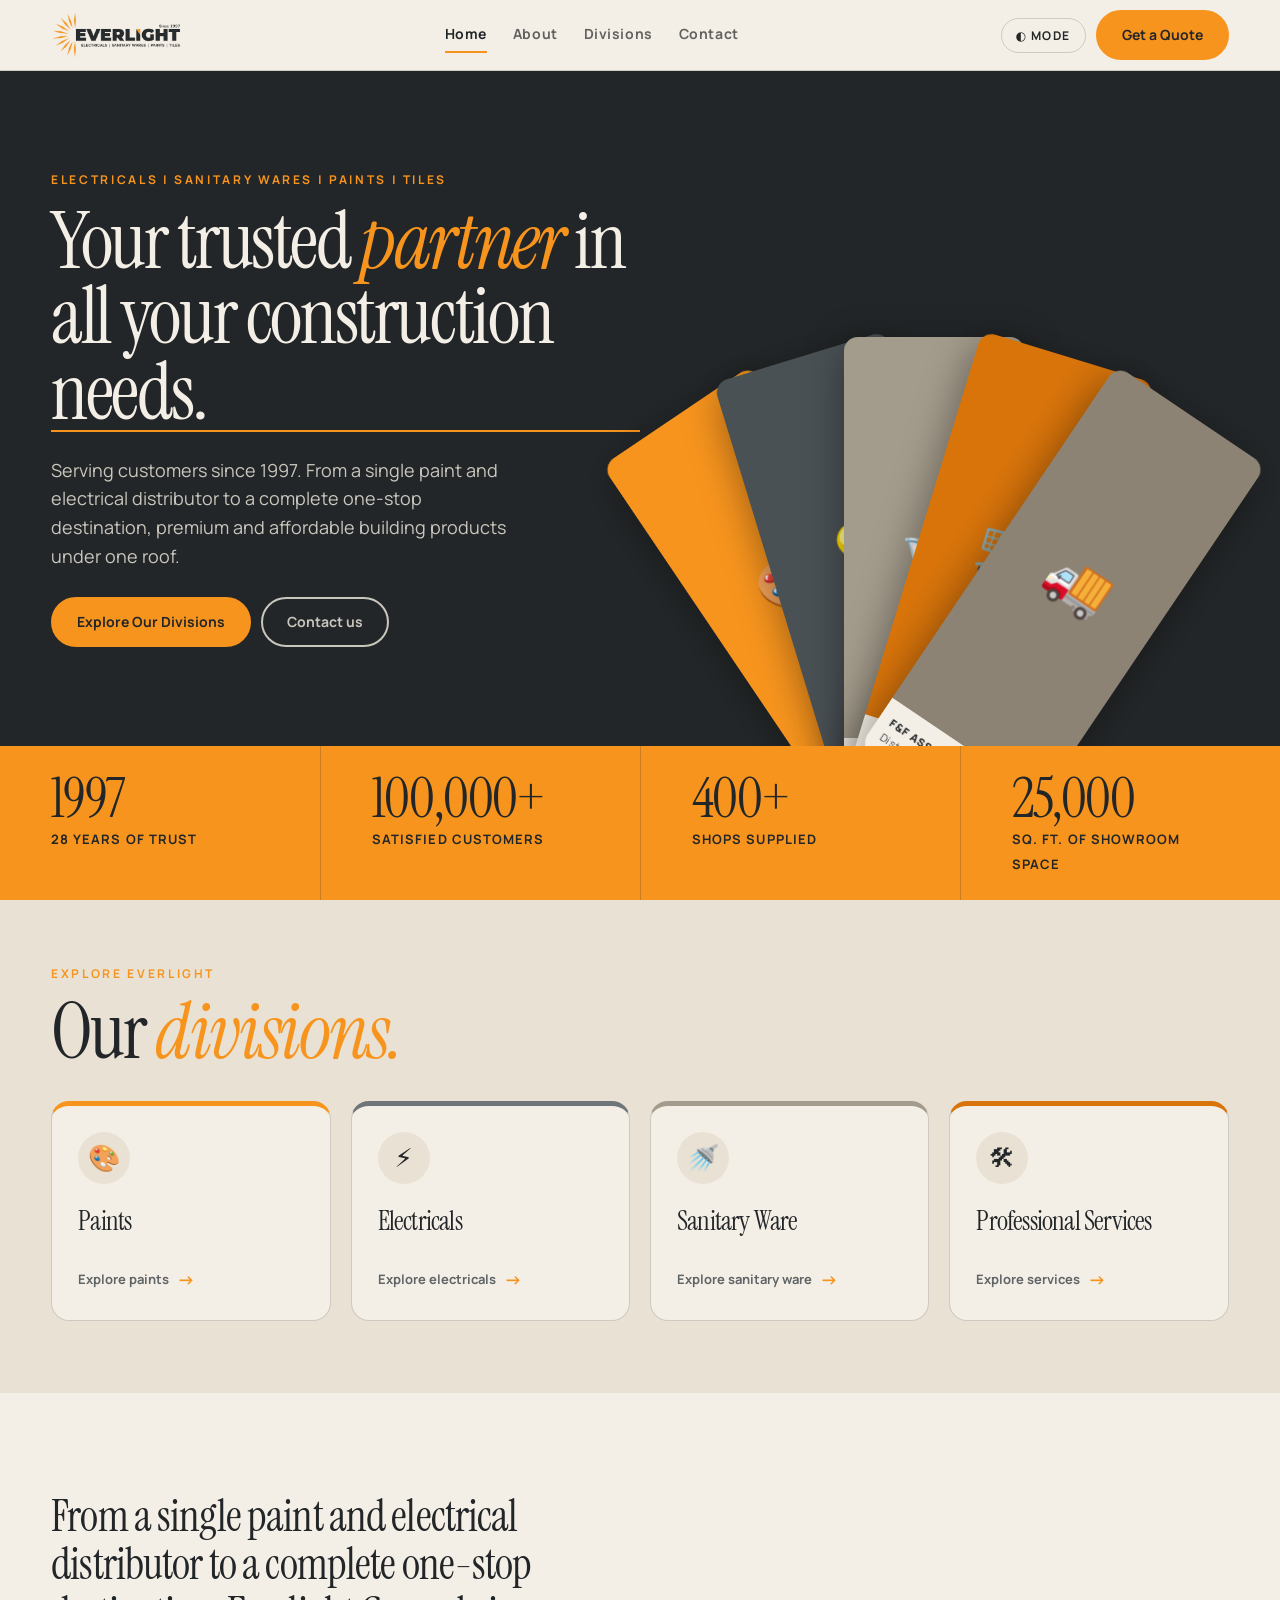
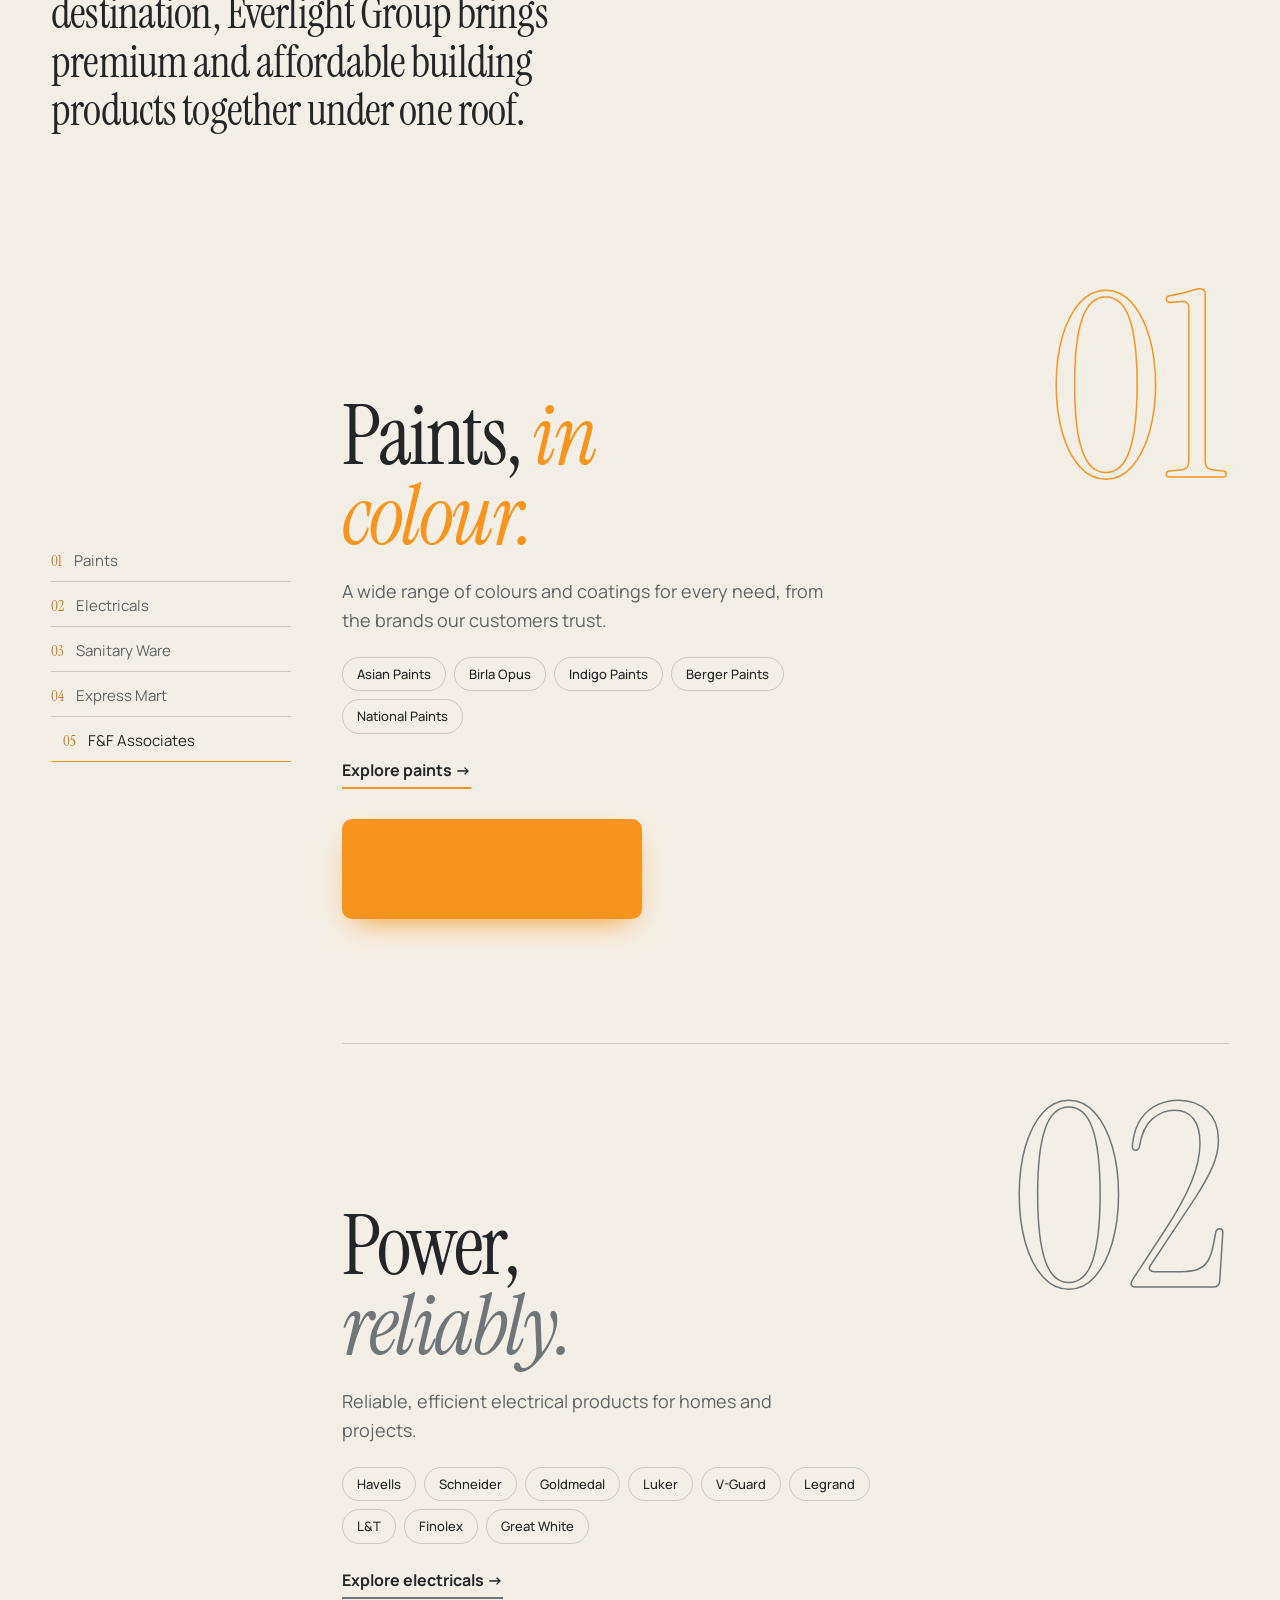
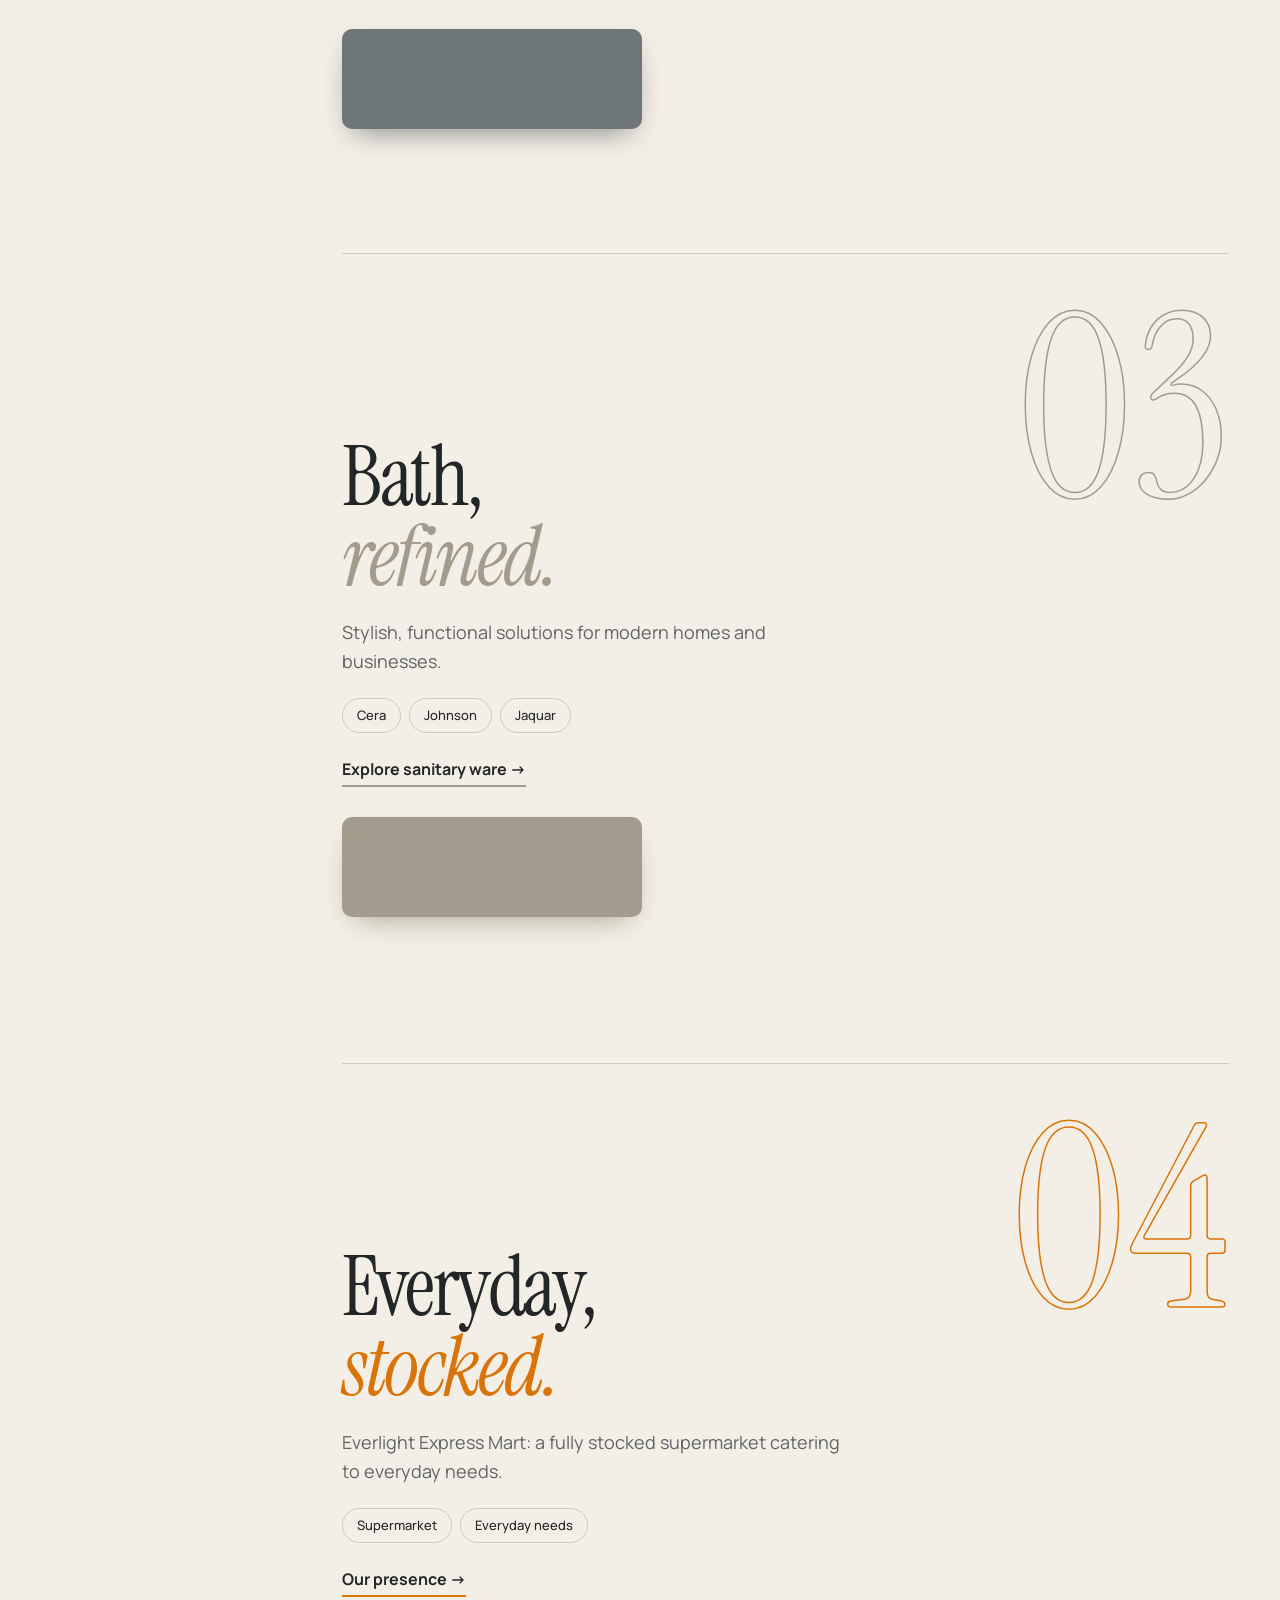
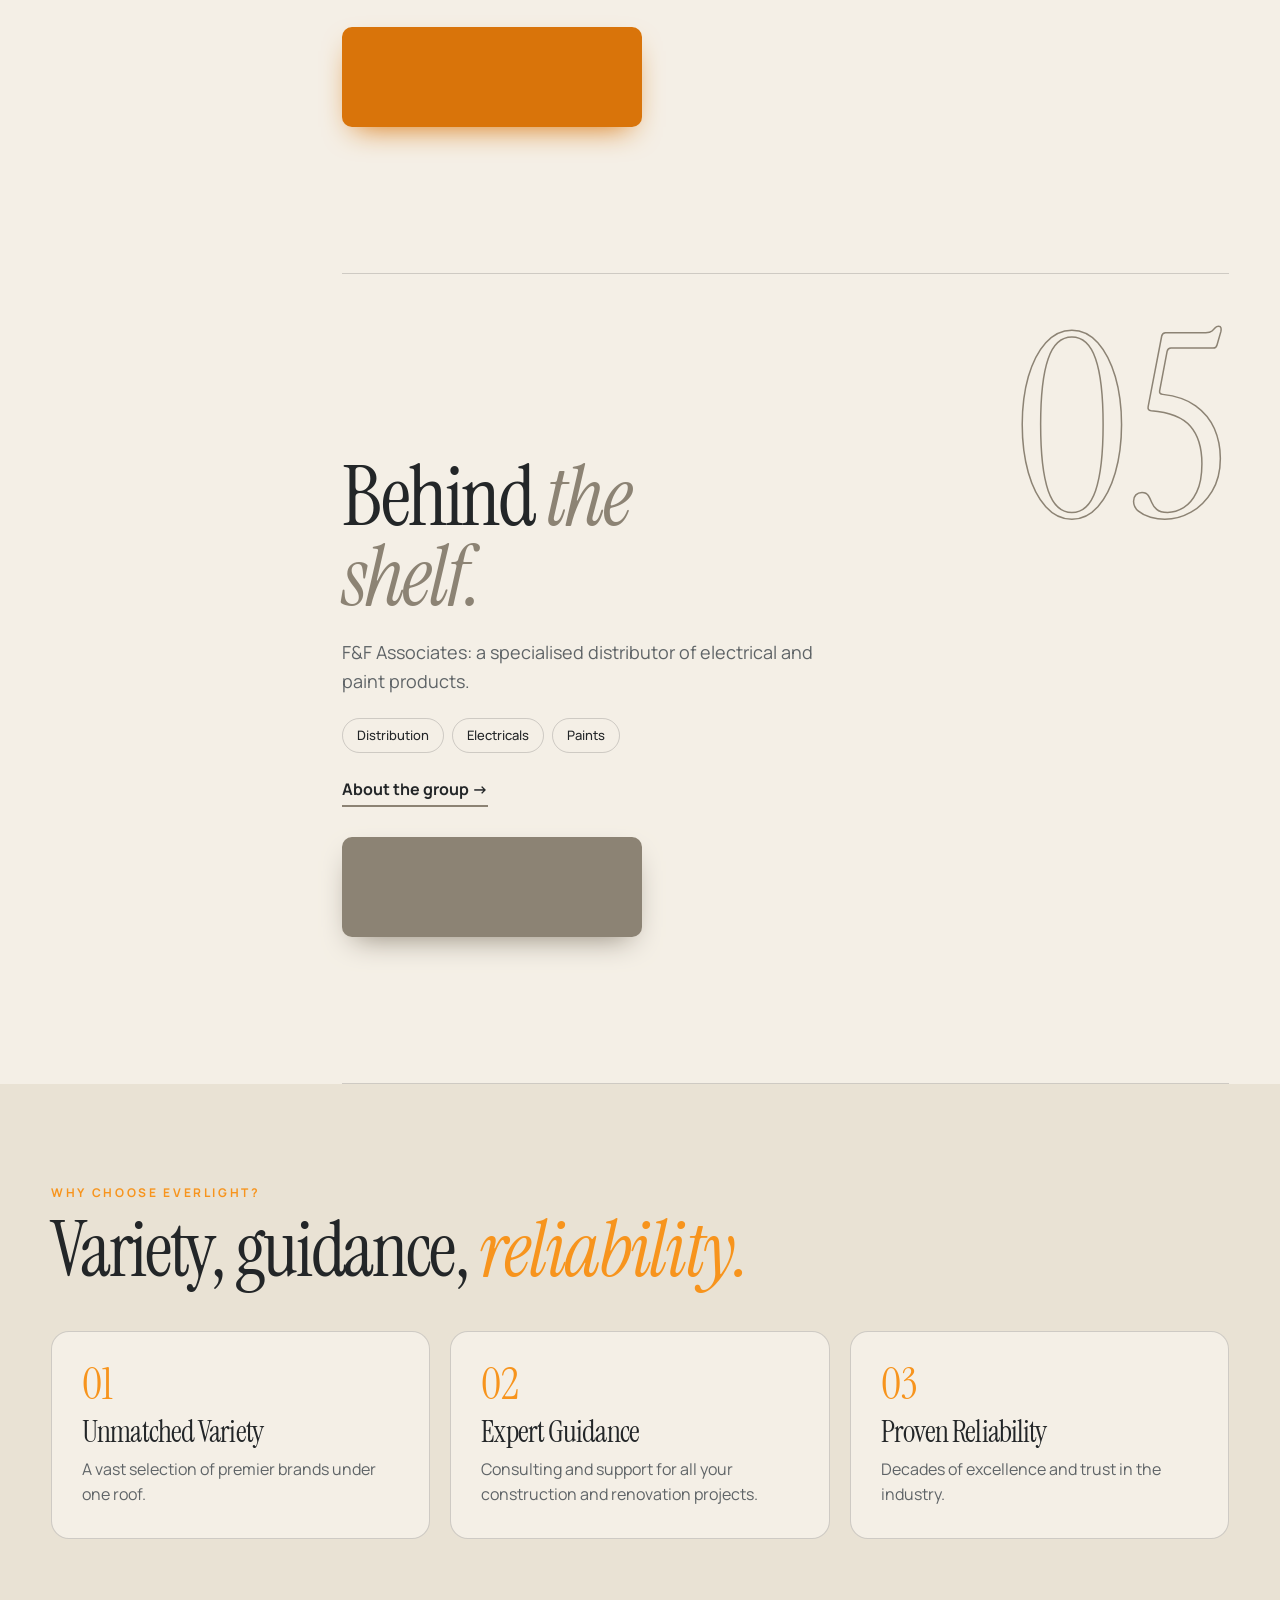
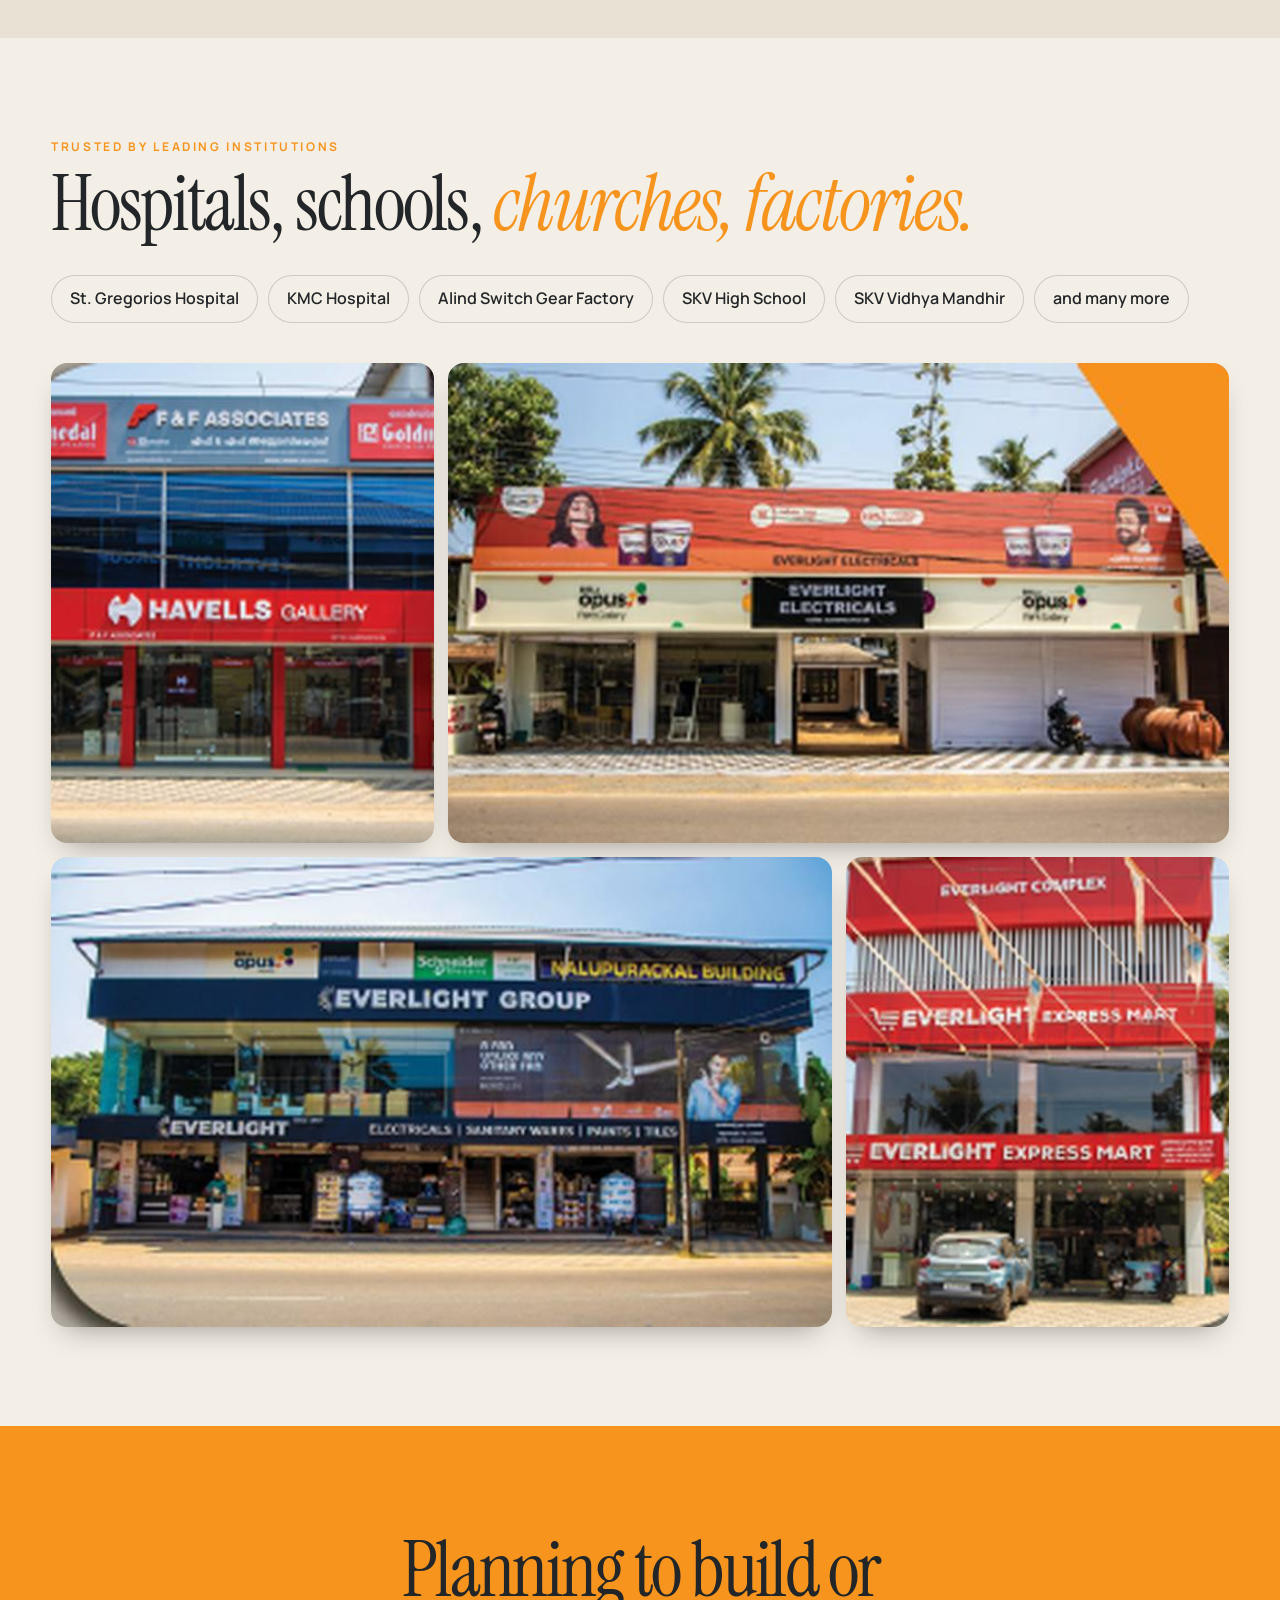
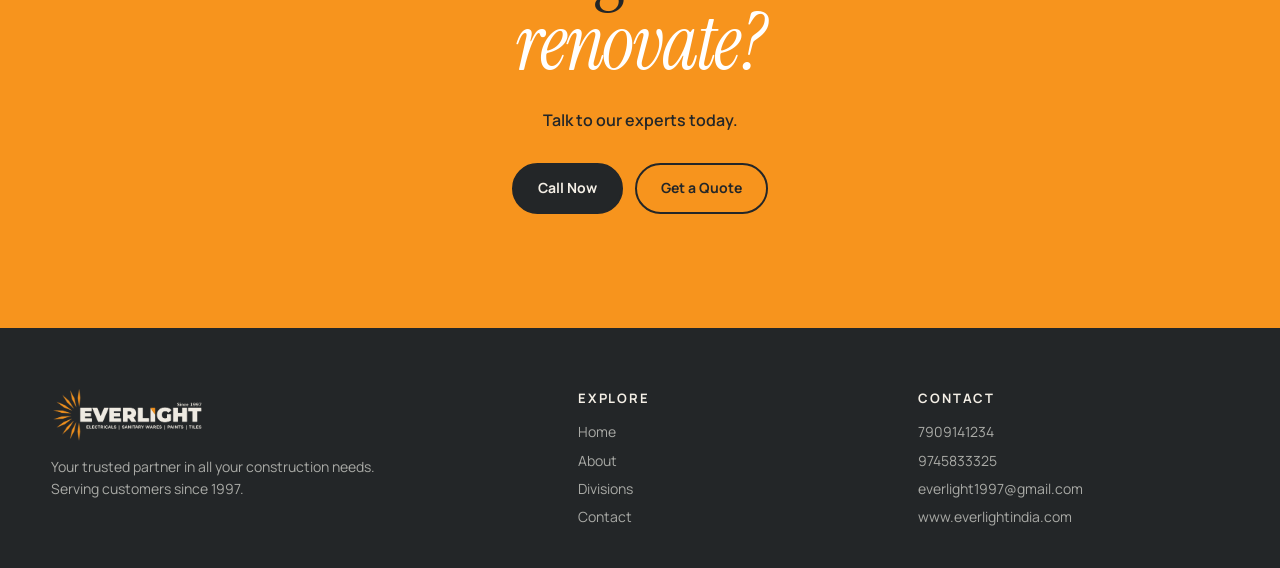
<file: index.html>
<!DOCTYPE html><html lang="en"><head><meta charset="utf-8"><meta name="viewport" content="width=device-width, initial-scale=1, viewport-fit=cover"><title>Everlight Group | Paints, Electricals &amp; Sanitary Ware Since 1997</title>
<link rel="preconnect" href="https://fonts.googleapis.com"><link rel="preconnect" href="https://fonts.gstatic.com" crossorigin><link href="https://fonts.googleapis.com/css2?family=Instrument+Serif:ital@0;1&family=Manrope:wght@400;500;700;800&display=swap" rel="stylesheet"><meta name="description" content="Everlight Group: your trusted partner in all your construction needs. Paints, electricals and sanitary ware, retail and wholesale, serving customers since 1997 and supplying 400+ shops.">
<meta name="robots" content="index,follow, max-image-preview:large">
<link rel="canonical" href="https://www.everlightindia.com/">
<meta name="theme-color" content="#232628">
<link rel="icon" href="/favicon.ico" sizes="any"><link rel="icon" type="image/png" sizes="32x32" href="/images/favicon-32.png"><link rel="apple-touch-icon" href="/images/apple-touch-icon.png"><link rel="manifest" href="/site.webmanifest">
<meta property="og:type" content="website"><meta property="og:site_name" content="Everlight Group"><meta property="og:locale" content="en_IN"><meta property="og:title" content="Everlight Group | Paints, Electricals &amp; Sanitary Ware Since 1997"><meta property="og:description" content="Everlight Group: your trusted partner in all your construction needs. Paints, electricals and sanitary ware, retail and wholesale, serving customers since 1997 and supplying 400+ shops."><meta property="og:url" content="https://www.everlightindia.com/"><meta property="og:image" content="https://www.everlightindia.com/images/og-image.jpg"><meta property="og:image:width" content="1200"><meta property="og:image:height" content="630"><meta property="og:image:alt" content="Everlight Group logo">
<meta name="twitter:card" content="summary_large_image"><meta name="twitter:title" content="Everlight Group | Paints, Electricals &amp; Sanitary Ware Since 1997"><meta name="twitter:description" content="Everlight Group: your trusted partner in all your construction needs. Paints, electricals and sanitary ware, retail and wholesale, serving customers since 1997 and supplying 400+ shops."><meta name="twitter:image" content="https://www.everlightindia.com/images/og-image.jpg">
<script type="application/ld+json">{"@context": "https://schema.org", "@graph": [{"@type": "Organization", "@id": "https://www.everlightindia.com/#organization", "name": "Everlight Group", "url": "https://www.everlightindia.com/", "logo": "https://www.everlightindia.com/images/logo-color.png", "foundingDate": "1997", "founder": {"@type": "Person", "name": "Mathew K. Samuel", "jobTitle": "Managing Director"}, "email": "everlight1997@gmail.com", "telephone": ["+91-7909141234", "+91-9745833325"], "slogan": "Your trusted partner in all your construction needs"}, {"@type": "WebSite", "@id": "https://www.everlightindia.com/#website", "url": "https://www.everlightindia.com/", "name": "Everlight Group", "publisher": {"@id": "https://www.everlightindia.com/#organization"}}]}</script>
<link rel="preload" href="css/style.css" as="style"><link rel="stylesheet" href="css/style.css"></head><body data-p="home">
<a href="#main" style="position:absolute;left:-999px">Skip to content</a><header><div class="in"><a href="index.html"><img width="420" height="147" class="lg lg-c" src="images/logo-color.png" alt="Everlight Group logo"><img width="420" height="147" class="lg lg-l" src="images/logo-light.png" alt="Everlight Group logo"></a><nav class="m" id="nav" aria-label="Main"><a href="index.html" class="on" aria-current="page">Home</a><a href="about.html">About</a><a href="services.html">Divisions</a><a href="contact.html">Contact</a><select class="mobile-nav" aria-label="Select a page"><option value="" selected>Menu</option><option value="index.html">Home</option><option value="about.html">About</option><option value="services.html">Divisions</option><option value="contact.html">Contact</option></select></nav><div class="hr"><button class="md" id="mode">◐ Mode</button><a class="btn" href="contact.html">Get a Quote</a></div></div></header>
<main id="main">

<div class="fold"><div class="hero home"><div><div class="eyebrow">Electricals | Sanitary Wares | Paints | Tiles</div>
<h1>Your trusted <i>partner</i> in <span id="dept">all your construction needs.</span></h1>
<p>Serving customers since 1997. From a single paint and electrical distributor to a complete one-stop destination, premium and affordable building products under one roof.</p><p style="margin-top:26px"><a class="btn" href="services.html">Explore Our Divisions</a> <a class="btn o" href="contact.html" style="margin-left:6px">Contact us</a></p></div>
<div class="fanwrap"><div class="fan" id="fan">
<div class="chip" data-n="Paints."><div class="top">🎨</div><div class="lab">Paints<small>5 leading brands</small></div></div>
<div class="chip" data-n="Electricals."><div class="top">💡</div><div class="lab">Electricals<small>9 trusted brands</small></div></div>
<div class="chip" data-n="Sanitary Ware."><div class="top">🛁</div><div class="lab">Sanitary Ware<small>Cera · Johnson · Jaquar</small></div></div>
<div class="chip" data-n="Everyday needs."><div class="top">🛒</div><div class="lab">Express Mart<small>Supermarket</small></div></div>
<div class="chip" data-n="Distribution."><div class="top">🚚</div><div class="lab">F&amp;F Associates<small>Distribution</small></div></div>
</div></div></div>
<div class="nums"><div><b>1997</b><span>28 years of trust</span></div><div><b>100,000+</b><span>Satisfied customers</span></div><div><b>400+</b><span>Shops supplied</span></div><div><b>25,000</b><span>Sq. ft. of showroom space</span></div></div></div>
<section class="sec alt division-section" aria-labelledby="division-heading"><div class="eyebrow">Explore Everlight</div><h2 id="division-heading" class="rv" style="margin-top:12px">Our <i>divisions.</i></h2><div class="division-grid">
<a class="division-card" href="services.html#paints"><span class="division-icon" aria-hidden="true">🎨</span><h3>Paints</h3><span class="division-link">Explore paints <span aria-hidden="true">→</span></span></a>
<a class="division-card" href="services.html#electricals"><span class="division-icon" aria-hidden="true">⚡</span><h3>Electricals</h3><span class="division-link">Explore electricals <span aria-hidden="true">→</span></span></a>
<a class="division-card" href="services.html#sanitary-ware"><span class="division-icon" aria-hidden="true">🚿</span><h3>Sanitary Ware</h3><span class="division-link">Explore sanitary ware <span aria-hidden="true">→</span></span></a>
<a class="division-card" href="services.html#professional-services"><span class="division-icon" aria-hidden="true">🛠</span><h3>Professional Services</h3><span class="division-link">Explore services <span aria-hidden="true">→</span></span></a>
</div></section>
<section class="sec"><p class="lede rv w">From a single paint and electrical distributor to a complete one-stop destination, Everlight Group brings premium and affordable building products together under one roof.</p></section>
<div class="wrap"><nav class="idx" id="idx" aria-label="Divisions"><a href="#c1" class="on"><b>01</b>Paints</a><a href="#c2"><b>02</b>Electricals</a><a href="#c3"><b>03</b>Sanitary Ware</a><a href="#c4"><b>04</b>Express Mart</a><a href="#c5"><b>05</b>F&amp;F Associates</a></nav><div><article class="chap rv" id="c1" style="--c:#F7941D"><div class="n">01</div><h2>Paints, <i>in colour.</i></h2><p>A wide range of colours and coatings for every need, from the brands our customers trust.</p><div class="rows"><span>Asian Paints</span><span>Birla Opus</span><span>Indigo Paints</span><span>Berger Paints</span><span>National Paints</span></div><a class="lnk" href="services.html">Explore paints →</a><div class="swatch"></div></article><article class="chap rv" id="c2" style="--c:#6f7679"><div class="n">02</div><h2>Power, <i>reliably.</i></h2><p>Reliable, efficient electrical products for homes and projects.</p><div class="rows"><span>Havells</span><span>Schneider</span><span>Goldmedal</span><span>Luker</span><span>V-Guard</span><span>Legrand</span><span>L&amp;T</span><span>Finolex</span><span>Great White</span></div><a class="lnk" href="services.html">Explore electricals →</a><div class="swatch"></div></article><article class="chap rv" id="c3" style="--c:#a39b8b"><div class="n">03</div><h2>Bath, <i>refined.</i></h2><p>Stylish, functional solutions for modern homes and businesses.</p><div class="rows"><span>Cera</span><span>Johnson</span><span>Jaquar</span></div><a class="lnk" href="services.html">Explore sanitary ware →</a><div class="swatch"></div></article><article class="chap rv" id="c4" style="--c:#d9740a"><div class="n">04</div><h2>Everyday, <i>stocked.</i></h2><p>Everlight Express Mart: a fully stocked supermarket catering to everyday needs.</p><div class="rows"><span>Supermarket</span><span>Everyday needs</span></div><a class="lnk" href="services.html">Our presence →</a><div class="swatch"></div></article><article class="chap rv" id="c5" style="--c:#8c8374"><div class="n">05</div><h2>Behind <i>the shelf.</i></h2><p>F&amp;F Associates: a specialised distributor of electrical and paint products.</p><div class="rows"><span>Distribution</span><span>Electricals</span><span>Paints</span></div><a class="lnk" href="services.html">About the group →</a><div class="swatch"></div></article></div></div>
<section class="sec alt"><div class="eyebrow">Why choose Everlight?</div><h2 class="rv" style="margin-top:12px">Variety, guidance, <i>reliability.</i></h2>
<div class="g3 rv"><div class="cd"><b class="k">01</b><h3>Unmatched Variety</h3><p>A vast selection of premier brands under one roof.</p></div><div class="cd"><b class="k">02</b><h3>Expert Guidance</h3><p>Consulting and support for all your construction and renovation projects.</p></div><div class="cd"><b class="k">03</b><h3>Proven Reliability</h3><p>Decades of excellence and trust in the industry.</p></div></div></section>
<section class="sec"><div class="eyebrow">Trusted by leading institutions</div><h2 class="rv" style="margin-top:12px">Hospitals, schools, <i>churches, factories.</i></h2>
<div class="cl rv"><span>St. Gregorios Hospital</span><span>KMC Hospital</span><span>Alind Switch Gear Factory</span><span>SKV High School</span><span>SKV Vidhya Mandhir</span><span>and many more</span></div>
<div class="gal rv"><img loading="lazy" decoding="async" width="520" height="529" src="images/store-1.jpg" alt="F&amp;F Associates and Havells Gallery storefront"><img loading="lazy" decoding="async" width="700" height="431" src="images/store-2.jpg" alt="Everlight Electricals showroom"><img loading="lazy" decoding="async" width="700" height="421" src="images/store-3.jpg" alt="Everlight Group building"><img loading="lazy" decoding="async" width="520" height="511" src="images/store-4.jpg" alt="Everlight Express Mart"></div></section>
<div class="cta"><h2 class="rv">Planning to build or <i>renovate?</i></h2><p style="margin-bottom:24px;font-weight:600">Talk to our experts today.</p><a class="btn" href="tel:7909141234">Call Now</a><a class="btn o" href="contact.html">Get a Quote</a></div></main>
<footer><div><img width="420" height="147" src="images/logo-light.png" alt="Everlight Group logo"><p>Your trusted partner in all your construction needs.<br>Serving customers since 1997.</p></div>
<div><h5>Explore</h5><a href="index.html">Home</a><a href="about.html">About</a><a href="services.html">Divisions</a><a href="contact.html">Contact</a></div>
<div><h5>Contact</h5><a href="tel:7909141234">7909141234</a><a href="tel:9745833325">9745833325</a><a href="mailto:everlight1997@gmail.com">everlight1997@gmail.com</a><a href="https://www.everlightindia.com">www.everlightindia.com</a></div></footer>
<script src="js/main.js" defer></script><script src="js/home.js" defer></script></body></html>
</file>
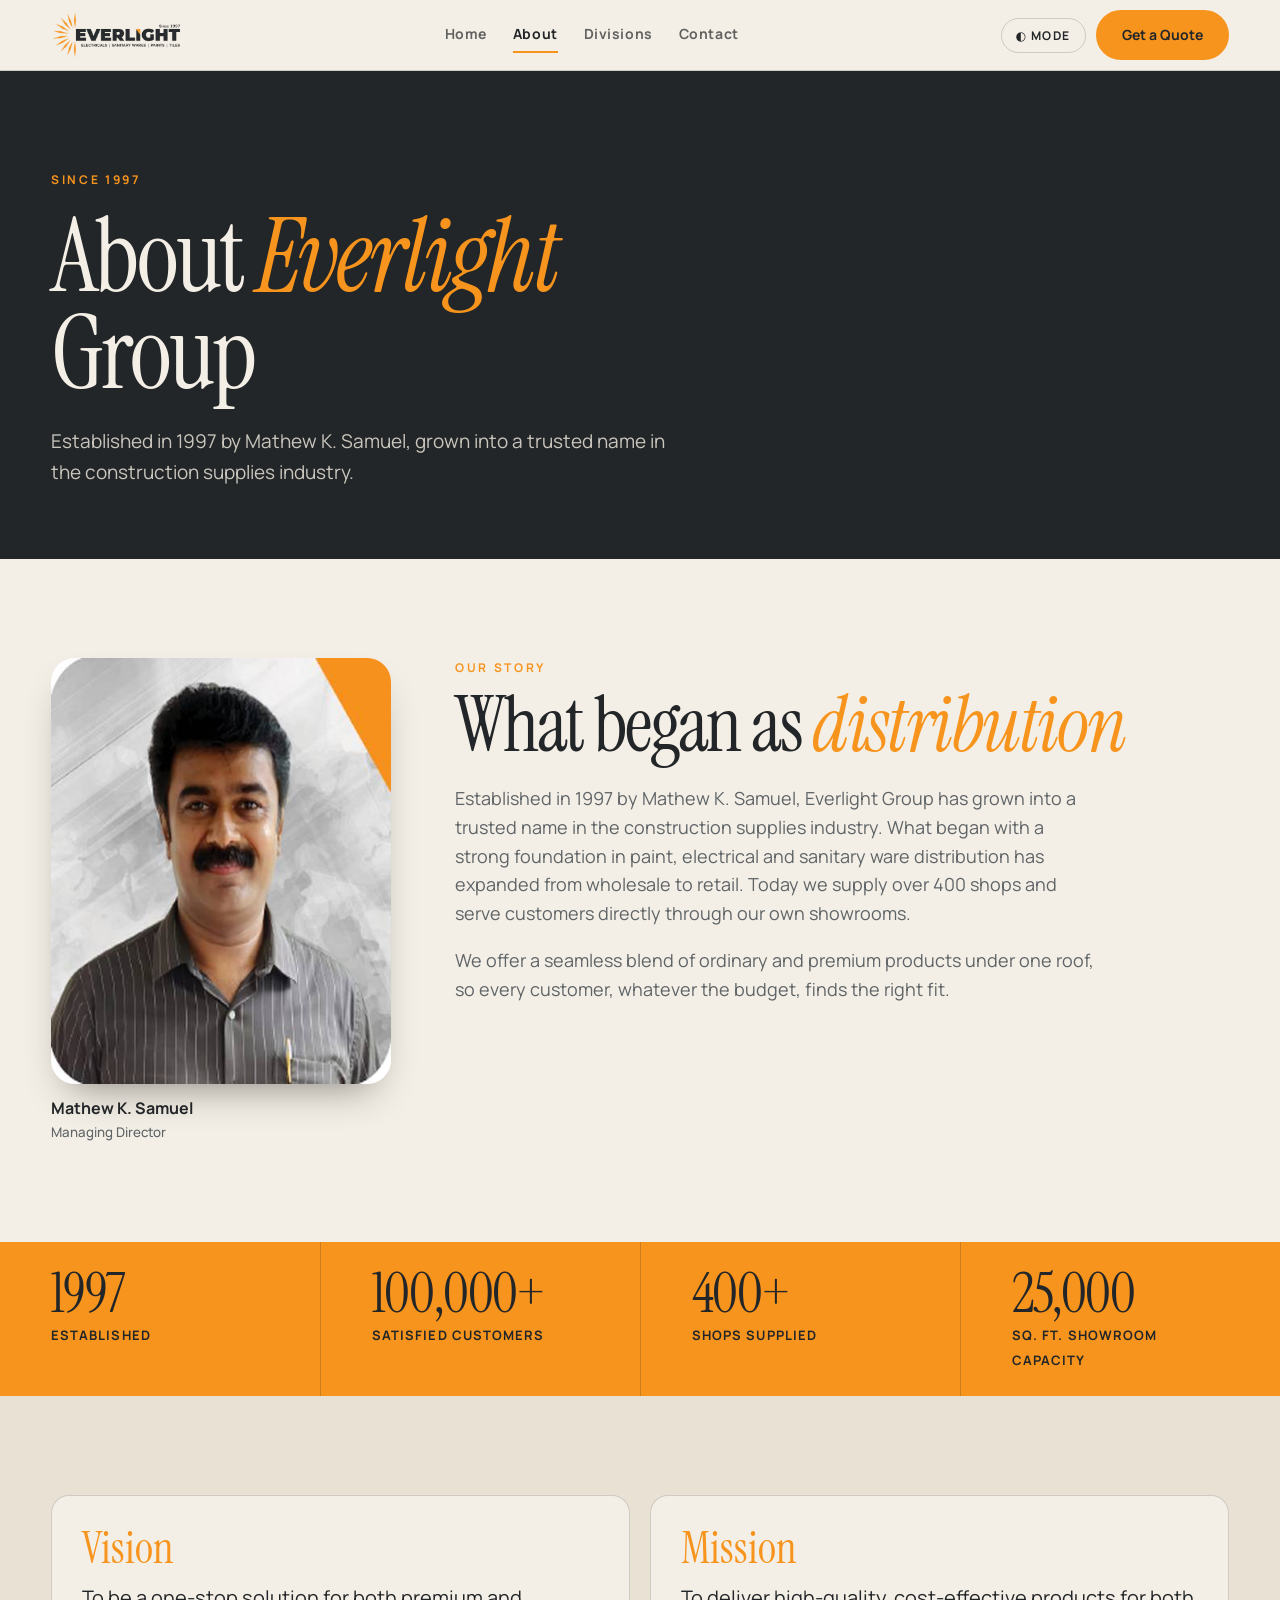
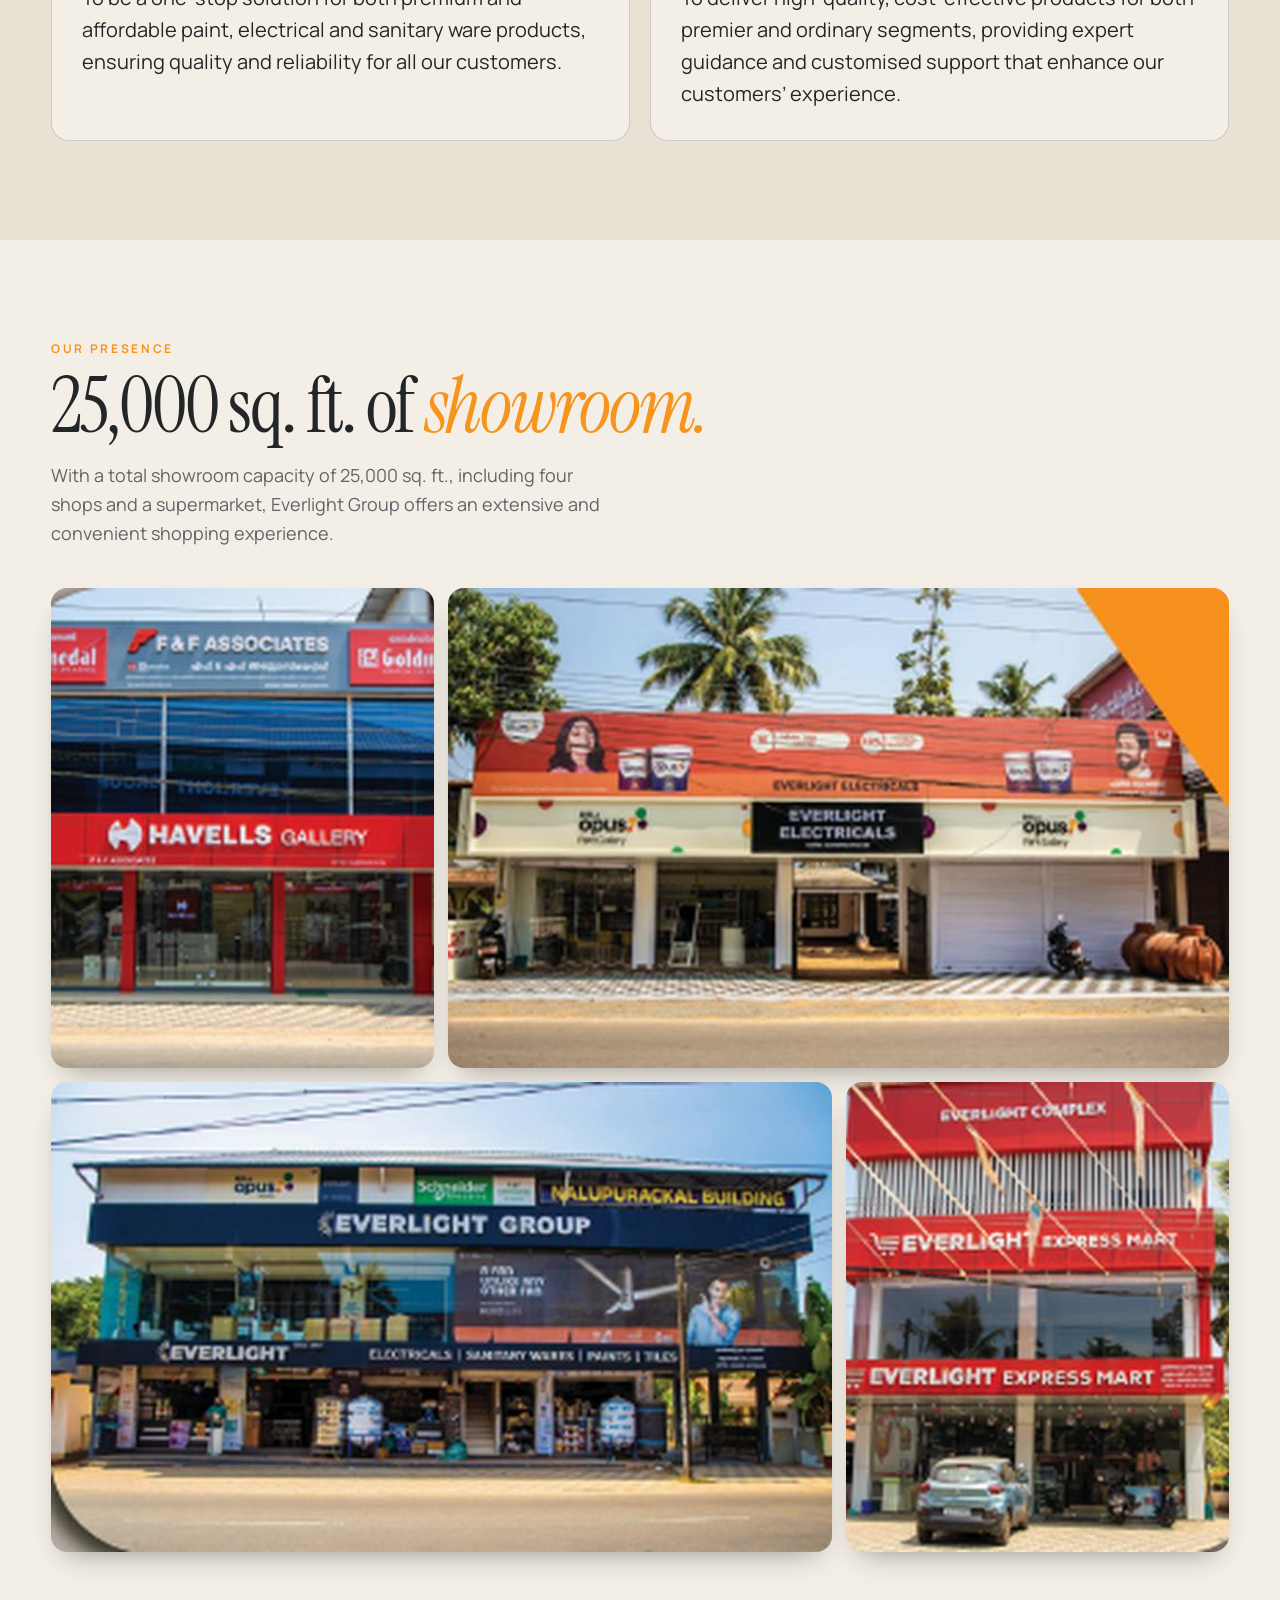
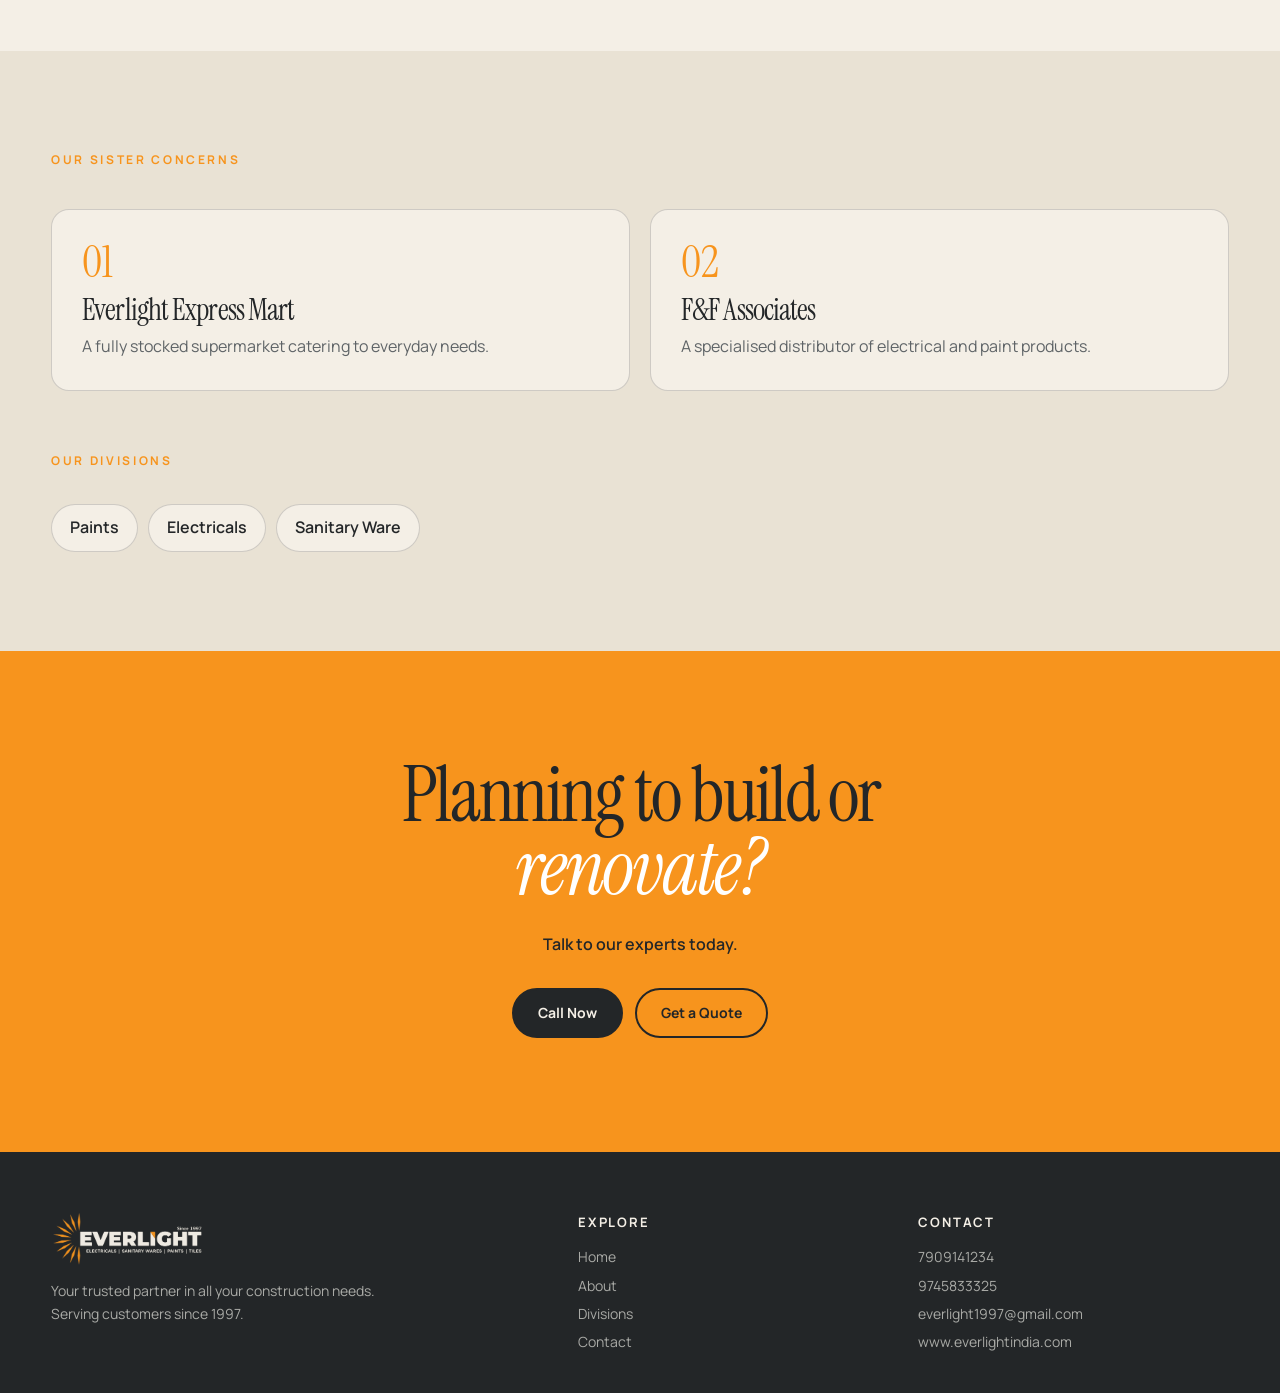
<file: about.html>
<!DOCTYPE html><html lang="en"><head><meta charset="utf-8"><meta name="viewport" content="width=device-width, initial-scale=1, viewport-fit=cover"><title>About Everlight Group | Established 1997 by Mathew K. Samuel</title>
<link rel="preconnect" href="https://fonts.googleapis.com"><link rel="preconnect" href="https://fonts.gstatic.com" crossorigin><link href="https://fonts.googleapis.com/css2?family=Instrument+Serif:ital@0;1&family=Manrope:wght@400;500;700;800&display=swap" rel="stylesheet"><meta name="description" content="Established in 1997 by Mathew K. Samuel, Everlight Group grew from distribution to retail, with 25,000 sq. ft. of showroom space, a supermarket and sister concerns Everlight Express Mart and F&amp;F Associates.">
<meta name="robots" content="index,follow, max-image-preview:large">
<link rel="canonical" href="https://www.everlightindia.com/about.html">
<meta name="theme-color" content="#232628">
<link rel="icon" href="/favicon.ico" sizes="any"><link rel="icon" type="image/png" sizes="32x32" href="/images/favicon-32.png"><link rel="apple-touch-icon" href="/images/apple-touch-icon.png"><link rel="manifest" href="/site.webmanifest">
<meta property="og:type" content="website"><meta property="og:site_name" content="Everlight Group"><meta property="og:locale" content="en_IN"><meta property="og:title" content="About Everlight Group | Established 1997 by Mathew K. Samuel"><meta property="og:description" content="Established in 1997 by Mathew K. Samuel, Everlight Group grew from distribution to retail, with 25,000 sq. ft. of showroom space, a supermarket and sister concerns Everlight Express Mart and F&amp;F Associates."><meta property="og:url" content="https://www.everlightindia.com/about.html"><meta property="og:image" content="https://www.everlightindia.com/images/og-image.jpg"><meta property="og:image:width" content="1200"><meta property="og:image:height" content="630"><meta property="og:image:alt" content="Everlight Group logo">
<meta name="twitter:card" content="summary_large_image"><meta name="twitter:title" content="About Everlight Group | Established 1997 by Mathew K. Samuel"><meta name="twitter:description" content="Established in 1997 by Mathew K. Samuel, Everlight Group grew from distribution to retail, with 25,000 sq. ft. of showroom space, a supermarket and sister concerns Everlight Express Mart and F&amp;F Associates."><meta name="twitter:image" content="https://www.everlightindia.com/images/og-image.jpg">
<script type="application/ld+json">{"@context": "https://schema.org", "@graph": [{"@type": "Organization", "@id": "https://www.everlightindia.com/#organization", "name": "Everlight Group", "url": "https://www.everlightindia.com/", "logo": "https://www.everlightindia.com/images/logo-color.png", "foundingDate": "1997", "founder": {"@type": "Person", "name": "Mathew K. Samuel", "jobTitle": "Managing Director"}, "email": "everlight1997@gmail.com", "telephone": ["+91-7909141234", "+91-9745833325"], "slogan": "Your trusted partner in all your construction needs"}, {"@type": "AboutPage", "url": "https://www.everlightindia.com/about.html", "name": "About Everlight Group", "about": {"@id": "https://www.everlightindia.com/#organization"}}, {"@type": "BreadcrumbList", "itemListElement": [{"@type": "ListItem", "position": 1, "name": "Home", "item": "https://www.everlightindia.com/"}, {"@type": "ListItem", "position": 2, "name": "About", "item": "https://www.everlightindia.com/about.html"}]}]}</script>
<link rel="preload" href="css/style.css" as="style"><link rel="stylesheet" href="css/style.css"></head><body data-p="about">
<a href="#main" style="position:absolute;left:-999px">Skip to content</a><header><div class="in"><a href="index.html"><img width="420" height="147" class="lg lg-c" src="images/logo-color.png" alt="Everlight Group logo"><img width="420" height="147" class="lg lg-l" src="images/logo-light.png" alt="Everlight Group logo"></a><nav class="m" id="nav" aria-label="Main"><a href="index.html">Home</a><a href="about.html" class="on" aria-current="page">About</a><a href="services.html">Divisions</a><a href="contact.html">Contact</a><select class="mobile-nav" aria-label="Select a page"><option value="" selected>Menu</option><option value="index.html">Home</option><option value="about.html">About</option><option value="services.html">Divisions</option><option value="contact.html">Contact</option></select></nav><div class="hr"><button class="md" id="mode">◐ Mode</button><a class="btn" href="contact.html">Get a Quote</a></div></div></header>
<main id="main">

<div class="hero ph"><div class="eyebrow">Since 1997</div><h1>About <i>Everlight</i> Group</h1><p>Established in 1997 by Mathew K. Samuel, grown into a trusted name in the construction supplies industry.</p></div>
<section class="sec"><div class="split"><div class="rv"><img loading="lazy" decoding="async" width="420" height="426" src="images/mathew-k-samuel.jpg" alt="Mathew K. Samuel"><div class="cap">Mathew K. Samuel<small>Managing Director</small></div></div>
<div class="rv"><div class="eyebrow">Our story</div><h2 style="margin:12px 0 22px">What began as <i>distribution</i></h2>
<p class="pl" style="max-width:640px">Established in 1997 by Mathew K. Samuel, Everlight Group has grown into a trusted name in the construction supplies industry. What began with a strong foundation in paint, electrical and sanitary ware distribution has expanded from wholesale to retail. Today we supply over 400 shops and serve customers directly through our own showrooms.</p>
<p class="pl" style="max-width:640px">We offer a seamless blend of ordinary and premium products under one roof, so every customer, whatever the budget, finds the right fit.</p></div></div></section>
<div class="nums"><div><b>1997</b><span>Established</span></div><div><b>100,000+</b><span>Satisfied customers</span></div><div><b>400+</b><span>Shops supplied</span></div><div><b>25,000</b><span>Sq. ft. showroom capacity</span></div></div>
<section class="sec alt"><div class="g2 rv" style="margin-top:0"><div class="cd"><b class="k">Vision</b><p style="font-size:20px;color:var(--ink)">To be a one-stop solution for both premium and affordable paint, electrical and sanitary ware products, ensuring quality and reliability for all our customers.</p></div><div class="cd"><b class="k">Mission</b><p style="font-size:20px;color:var(--ink)">To deliver high-quality, cost-effective products for both premier and ordinary segments, providing expert guidance and customised support that enhance our customers’ experience.</p></div></div></section>
<section class="sec"><div class="eyebrow">Our presence</div><h2 class="rv" style="margin:12px 0">25,000 sq. ft. of <i>showroom.</i></h2><p class="pl">With a total showroom capacity of 25,000 sq. ft., including four shops and a supermarket, Everlight Group offers an extensive and convenient shopping experience.</p>
<div class="gal rv"><img loading="lazy" decoding="async" width="520" height="529" src="images/store-1.jpg" alt="Storefront"><img loading="lazy" decoding="async" width="700" height="431" src="images/store-2.jpg" alt="Everlight Electricals"><img loading="lazy" decoding="async" width="700" height="421" src="images/store-3.jpg" alt="Everlight Group"><img loading="lazy" decoding="async" width="520" height="511" src="images/store-4.jpg" alt="Everlight Express Mart"></div></section>
<section class="sec alt"><div class="eyebrow">Our sister concerns</div><div class="g2 rv"><div class="cd"><b class="k">01</b><h3>Everlight Express Mart</h3><p>A fully stocked supermarket catering to everyday needs.</p></div><div class="cd"><b class="k">02</b><h3>F&amp;F Associates</h3><p>A specialised distributor of electrical and paint products.</p></div></div>
<div class="eyebrow" style="margin-top:60px">Our divisions</div><div class="cl rv"><span>Paints</span><span>Electricals</span><span>Sanitary Ware</span></div></section>
<div class="cta"><h2 class="rv">Planning to build or <i>renovate?</i></h2><p style="margin-bottom:24px;font-weight:600">Talk to our experts today.</p><a class="btn" href="tel:7909141234">Call Now</a><a class="btn o" href="contact.html">Get a Quote</a></div></main>
<footer><div><img width="420" height="147" src="images/logo-light.png" alt="Everlight Group logo"><p>Your trusted partner in all your construction needs.<br>Serving customers since 1997.</p></div>
<div><h5>Explore</h5><a href="index.html">Home</a><a href="about.html">About</a><a href="services.html">Divisions</a><a href="contact.html">Contact</a></div>
<div><h5>Contact</h5><a href="tel:7909141234">7909141234</a><a href="tel:9745833325">9745833325</a><a href="mailto:everlight1997@gmail.com">everlight1997@gmail.com</a><a href="https://www.everlightindia.com">www.everlightindia.com</a></div></footer>
<script src="js/main.js" defer></script></body></html>
</file>
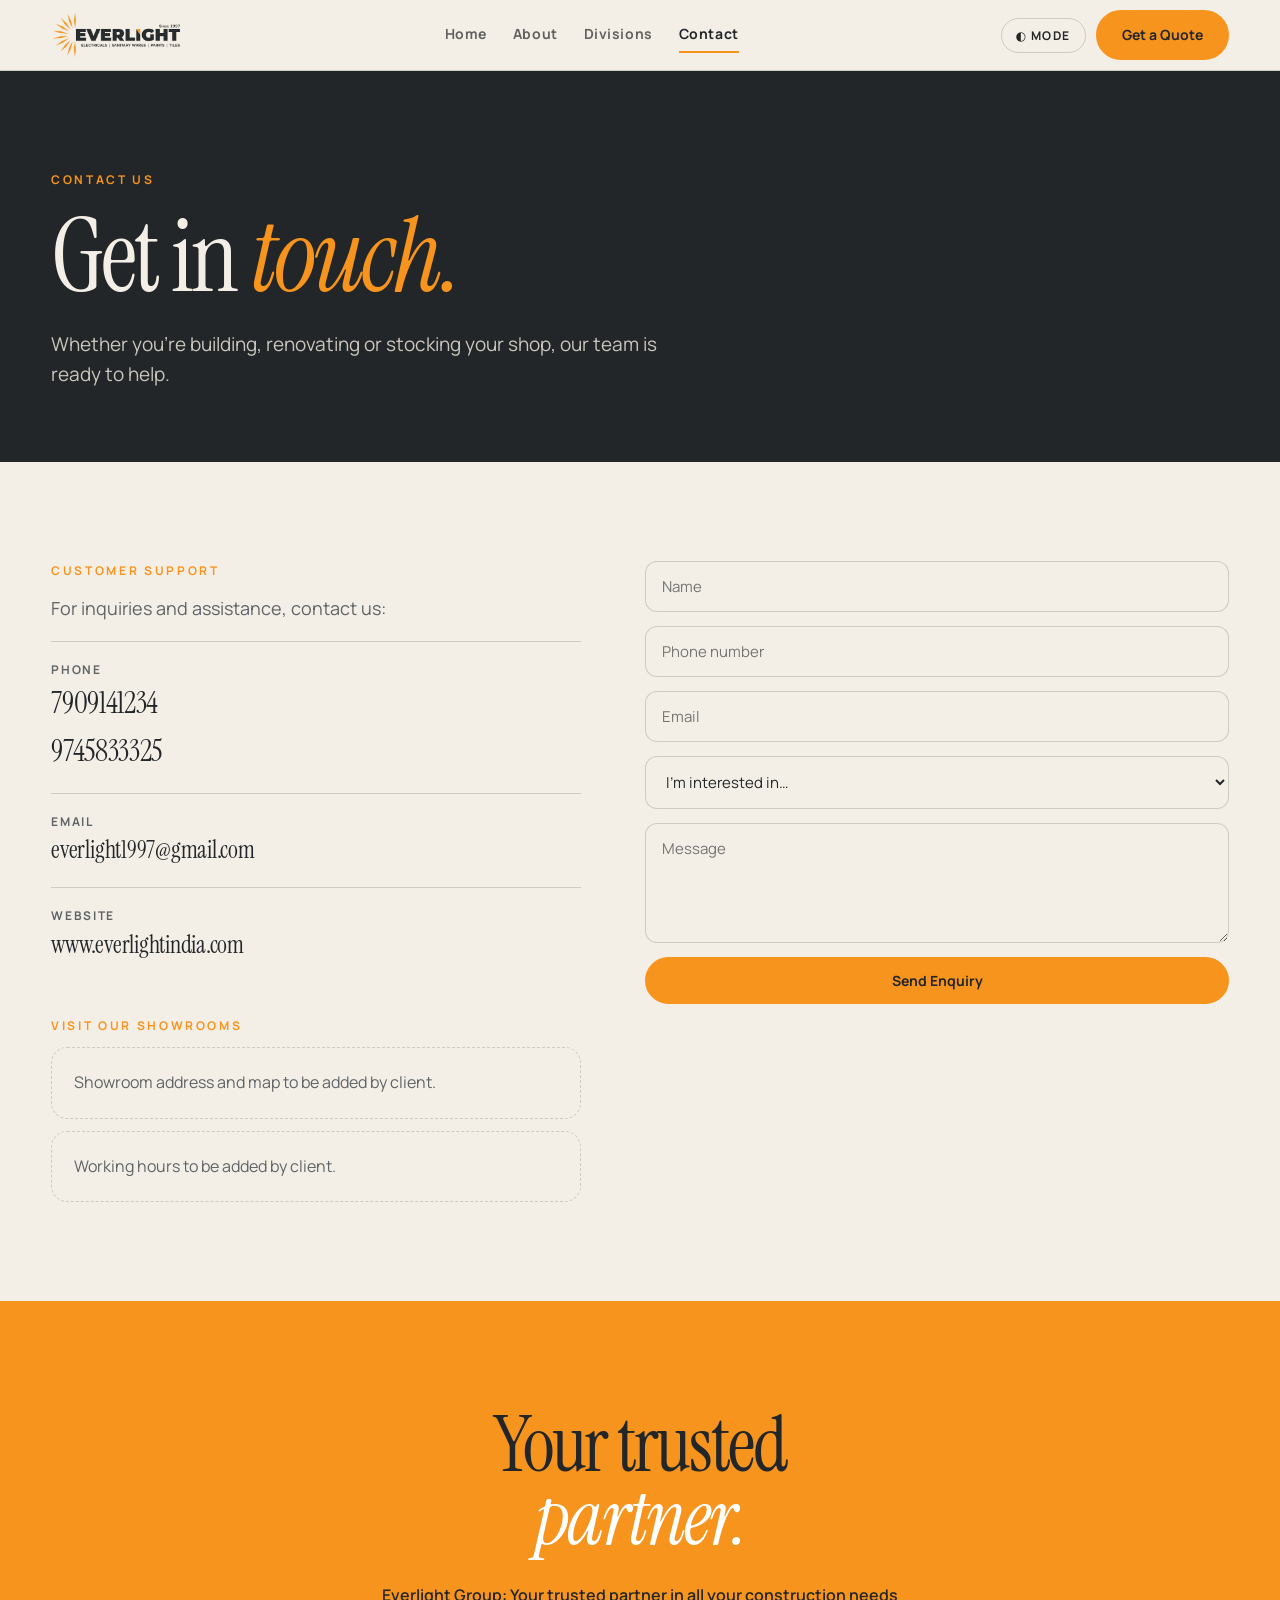
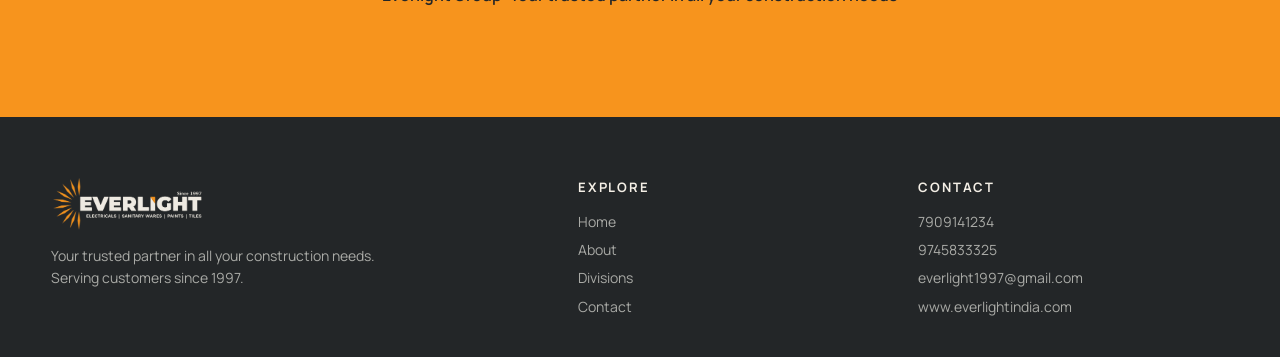
<file: contact.html>
<!DOCTYPE html><html lang="en"><head><meta charset="utf-8"><meta name="viewport" content="width=device-width, initial-scale=1, viewport-fit=cover"><title>Contact Everlight Group | Enquiries &amp; Quotes</title>
<link rel="preconnect" href="https://fonts.googleapis.com"><link rel="preconnect" href="https://fonts.gstatic.com" crossorigin><link href="https://fonts.googleapis.com/css2?family=Instrument+Serif:ital@0;1&family=Manrope:wght@400;500;700;800&display=swap" rel="stylesheet"><meta name="description" content="Contact Everlight Group for paints, electricals, sanitary ware, consulting and wholesale. Call 7909141234 or 9745833325, email everlight1997@gmail.com or send an enquiry.">
<meta name="robots" content="index,follow, max-image-preview:large">
<link rel="canonical" href="https://www.everlightindia.com/contact.html">
<meta name="theme-color" content="#232628">
<link rel="icon" href="/favicon.ico" sizes="any"><link rel="icon" type="image/png" sizes="32x32" href="/images/favicon-32.png"><link rel="apple-touch-icon" href="/images/apple-touch-icon.png"><link rel="manifest" href="/site.webmanifest">
<meta property="og:type" content="website"><meta property="og:site_name" content="Everlight Group"><meta property="og:locale" content="en_IN"><meta property="og:title" content="Contact Everlight Group | Enquiries &amp; Quotes"><meta property="og:description" content="Contact Everlight Group for paints, electricals, sanitary ware, consulting and wholesale. Call 7909141234 or 9745833325, email everlight1997@gmail.com or send an enquiry."><meta property="og:url" content="https://www.everlightindia.com/contact.html"><meta property="og:image" content="https://www.everlightindia.com/images/og-image.jpg"><meta property="og:image:width" content="1200"><meta property="og:image:height" content="630"><meta property="og:image:alt" content="Everlight Group logo">
<meta name="twitter:card" content="summary_large_image"><meta name="twitter:title" content="Contact Everlight Group | Enquiries &amp; Quotes"><meta name="twitter:description" content="Contact Everlight Group for paints, electricals, sanitary ware, consulting and wholesale. Call 7909141234 or 9745833325, email everlight1997@gmail.com or send an enquiry."><meta name="twitter:image" content="https://www.everlightindia.com/images/og-image.jpg">
<script type="application/ld+json">{"@context": "https://schema.org", "@graph": [{"@type": "Organization", "@id": "https://www.everlightindia.com/#organization", "name": "Everlight Group", "url": "https://www.everlightindia.com/", "logo": "https://www.everlightindia.com/images/logo-color.png", "foundingDate": "1997", "founder": {"@type": "Person", "name": "Mathew K. Samuel", "jobTitle": "Managing Director"}, "email": "everlight1997@gmail.com", "telephone": ["+91-7909141234", "+91-9745833325"], "slogan": "Your trusted partner in all your construction needs"}, {"@type": "ContactPage", "url": "https://www.everlightindia.com/contact.html", "name": "Contact Everlight Group", "about": {"@id": "https://www.everlightindia.com/#organization"}}, {"@type": "BreadcrumbList", "itemListElement": [{"@type": "ListItem", "position": 1, "name": "Home", "item": "https://www.everlightindia.com/"}, {"@type": "ListItem", "position": 2, "name": "Contact", "item": "https://www.everlightindia.com/contact.html"}]}]}</script>
<link rel="preload" href="css/style.css" as="style"><link rel="stylesheet" href="css/style.css"></head><body data-p="contact">
<a href="#main" style="position:absolute;left:-999px">Skip to content</a><header><div class="in"><a href="index.html"><img width="420" height="147" class="lg lg-c" src="images/logo-color.png" alt="Everlight Group logo"><img width="420" height="147" class="lg lg-l" src="images/logo-light.png" alt="Everlight Group logo"></a><nav class="m" id="nav" aria-label="Main"><a href="index.html">Home</a><a href="about.html">About</a><a href="services.html">Divisions</a><a href="contact.html" class="on" aria-current="page">Contact</a><select class="mobile-nav" aria-label="Select a page"><option value="" selected>Menu</option><option value="index.html">Home</option><option value="about.html">About</option><option value="services.html">Divisions</option><option value="contact.html">Contact</option></select></nav><div class="hr"><button class="md" id="mode">◐ Mode</button><a class="btn" href="contact.html">Get a Quote</a></div></div></header>
<main id="main">

<div class="hero ph"><div class="eyebrow">Contact us</div><h1>Get in <i>touch.</i></h1><p>Whether you’re building, renovating or stocking your shop, our team is ready to help.</p></div>
<section class="sec"><div class="ct"><div class="rv"><div class="eyebrow" style="margin-bottom:14px">Customer support</div><p class="pl" style="margin:0 0 18px">For inquiries and assistance, contact us:</p>
<div class="it"><small>Phone</small><a href="tel:7909141234">7909141234</a><br><a href="tel:9745833325">9745833325</a></div>
<div class="it"><small>Email</small><a href="mailto:everlight1997@gmail.com" style="font-size:24px">everlight1997@gmail.com</a></div>
<div class="it"><small>Website</small><a href="https://www.everlightindia.com" style="font-size:24px">www.everlightindia.com</a></div>
<div class="eyebrow" style="margin:34px 0 8px">Visit our showrooms</div><div class="ph2">Showroom address and map to be added by client.</div><div class="ph2">Working hours to be added by client.</div></div>
<div class="rv"><form class="f" id="ef"><input name="n" placeholder="Name" aria-label="Name" required><input name="p" placeholder="Phone number" aria-label="Phone number" required><input name="e" type="email" placeholder="Email" aria-label="Email">
<select aria-label="I’m interested in"><option>I’m interested in…</option><option>Paints</option><option>Electricals</option><option>Sanitary Ware</option><option>Tiles</option><option>Consulting &amp; Construction</option><option>Wholesale</option></select>
<textarea placeholder="Message" aria-label="Message"></textarea><button class="btn" type="submit">Send Enquiry</button><div class="ok" id="ok">Thank you for reaching out. Our team will contact you shortly.</div></form></div></div></section>
<div class="cta"><h2 class="rv">Your trusted <i>partner.</i></h2><p style="font-weight:600">Everlight Group: Your trusted partner in all your construction needs</p></div></main>
<footer><div><img width="420" height="147" src="images/logo-light.png" alt="Everlight Group logo"><p>Your trusted partner in all your construction needs.<br>Serving customers since 1997.</p></div>
<div><h5>Explore</h5><a href="index.html">Home</a><a href="about.html">About</a><a href="services.html">Divisions</a><a href="contact.html">Contact</a></div>
<div><h5>Contact</h5><a href="tel:7909141234">7909141234</a><a href="tel:9745833325">9745833325</a><a href="mailto:everlight1997@gmail.com">everlight1997@gmail.com</a><a href="https://www.everlightindia.com">www.everlightindia.com</a></div></footer>
<script src="js/main.js" defer></script><script src="js/contact.js" defer></script></body></html>
</file>
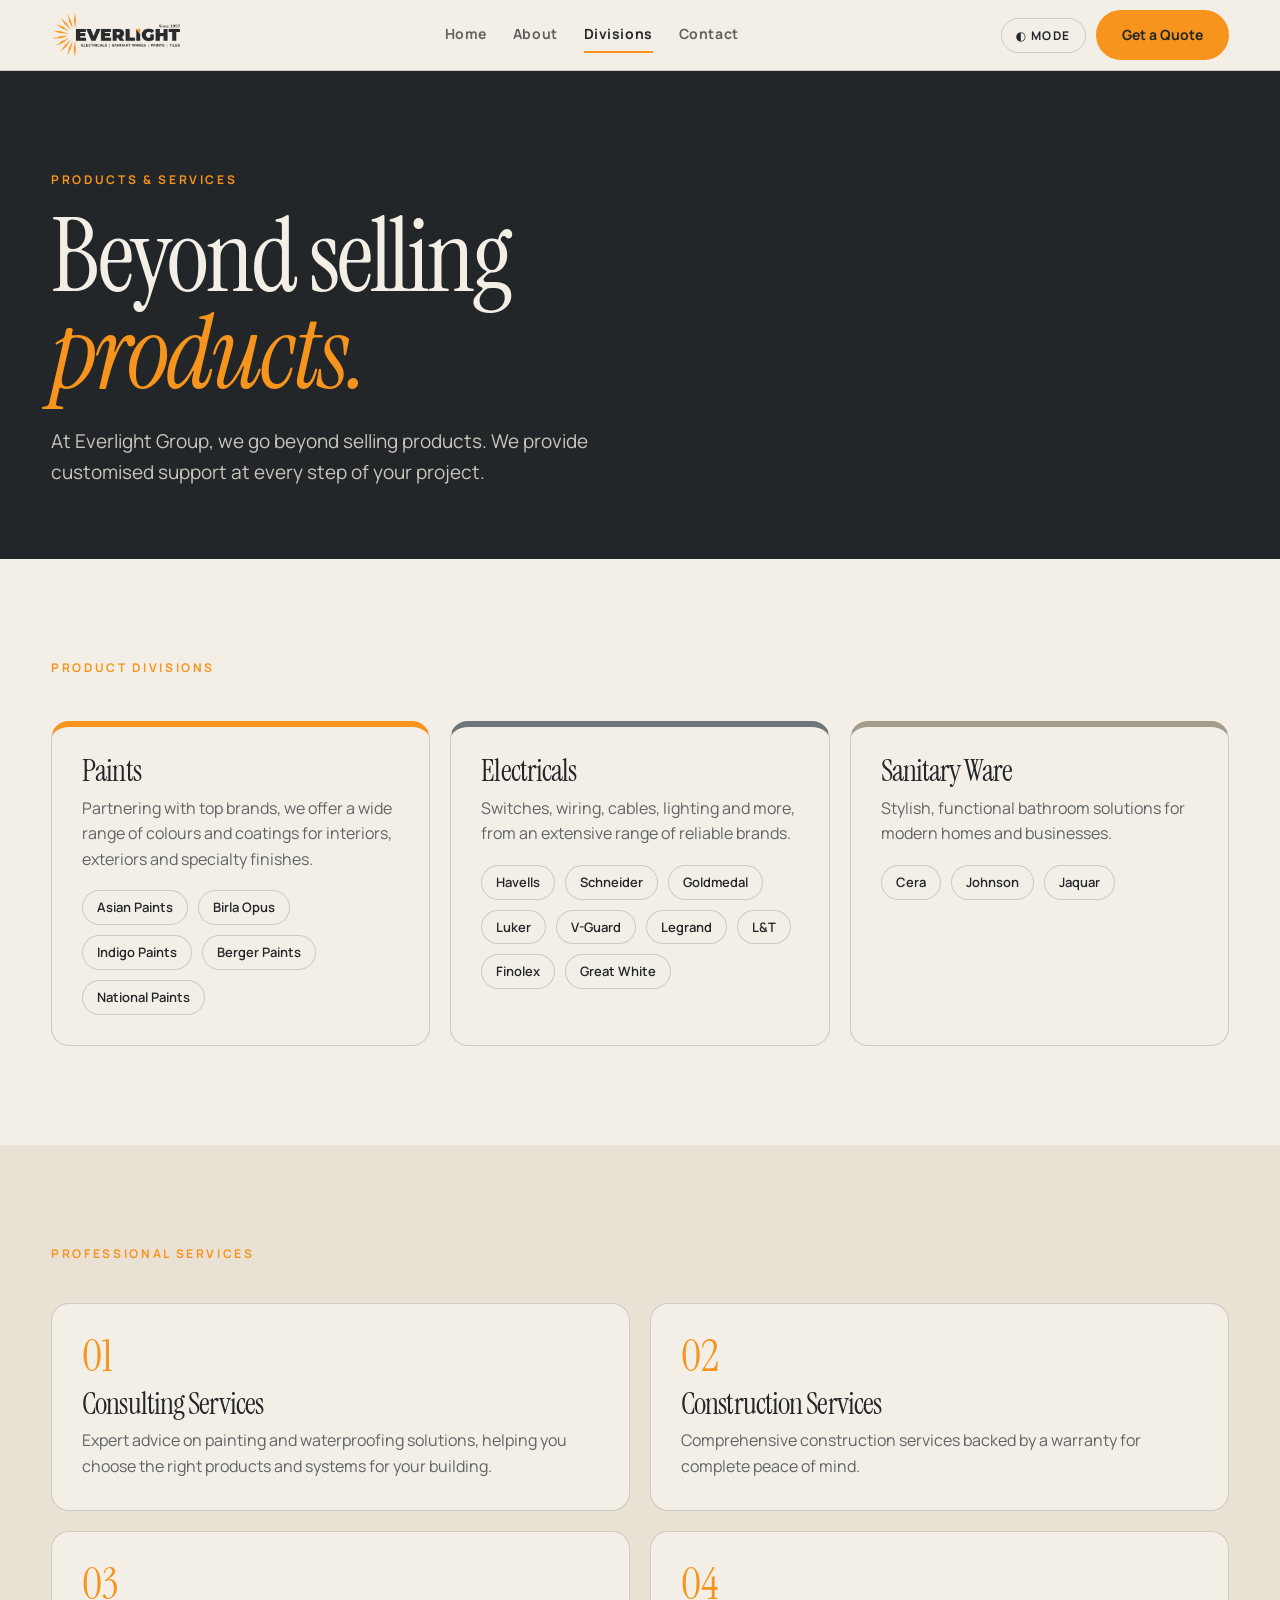
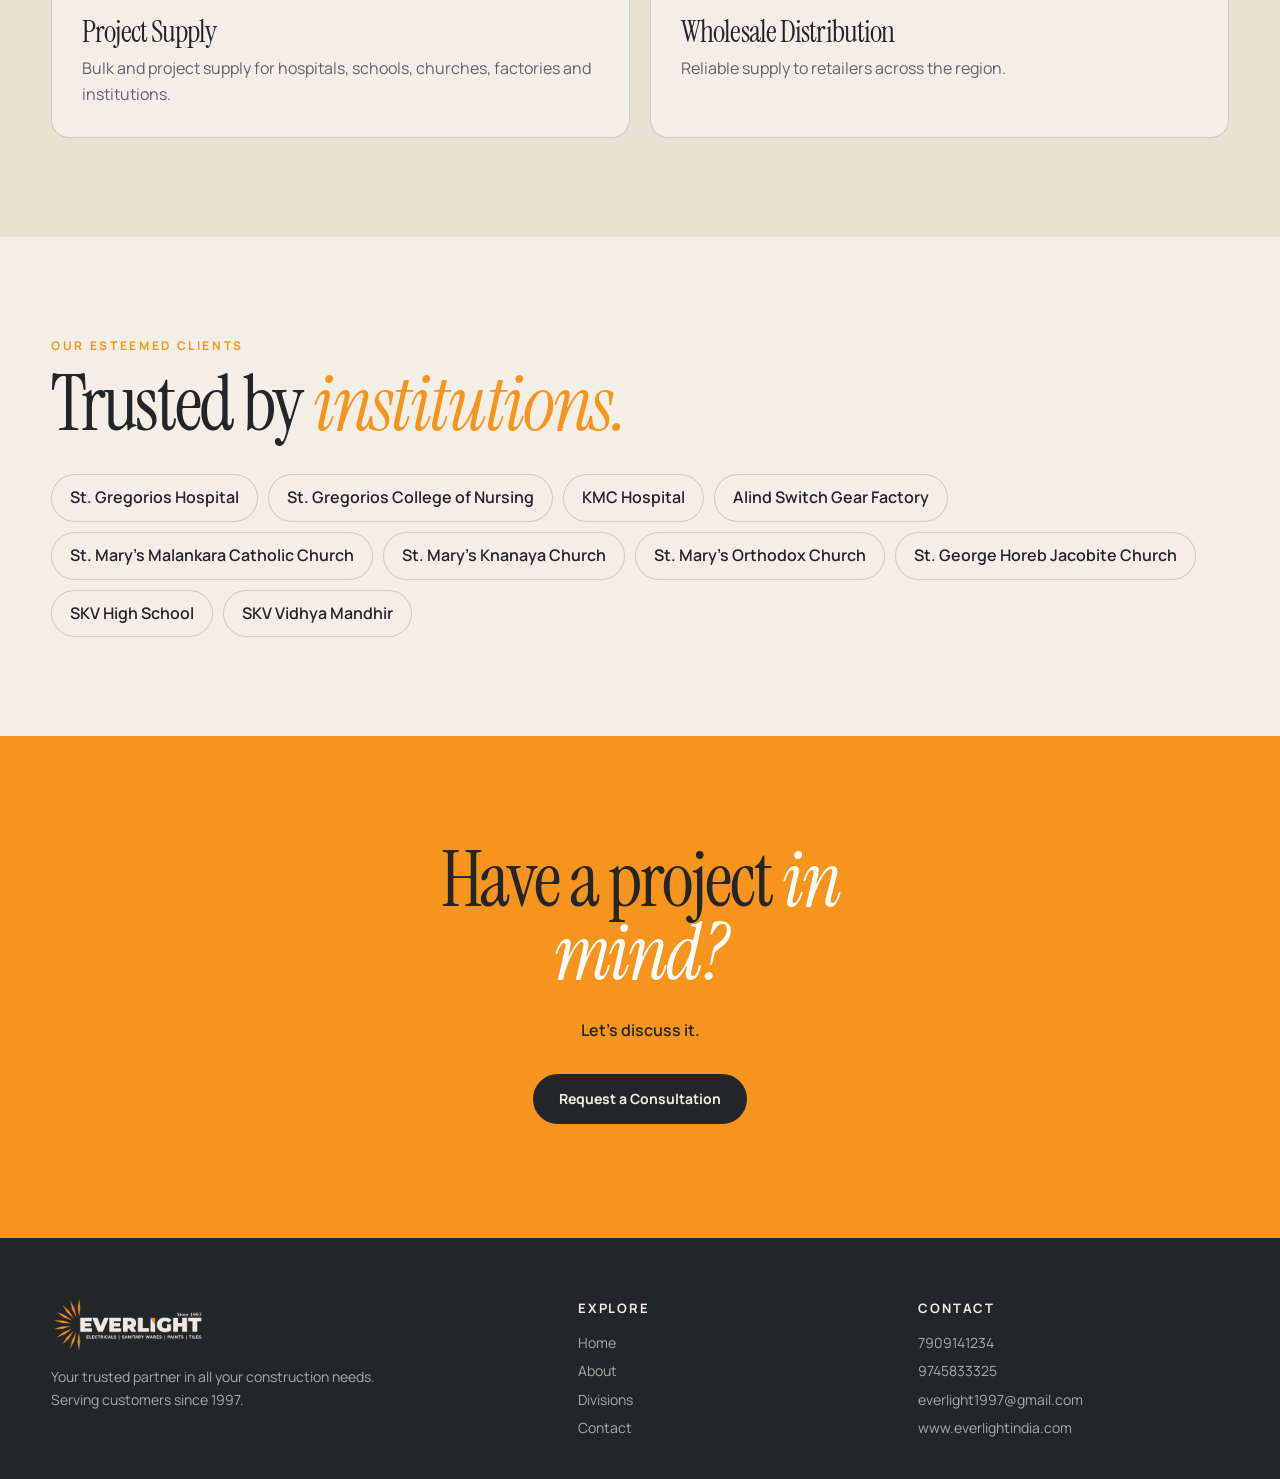
<file: services.html>
<!DOCTYPE html><html lang="en"><head><meta charset="utf-8"><meta name="viewport" content="width=device-width, initial-scale=1, viewport-fit=cover"><title>Products &amp; Services | Paints, Electricals, Sanitary Ware | Everlight Group</title>
<link rel="preconnect" href="https://fonts.googleapis.com"><link rel="preconnect" href="https://fonts.gstatic.com" crossorigin><link href="https://fonts.googleapis.com/css2?family=Instrument+Serif:ital@0;1&family=Manrope:wght@400;500;700;800&display=swap" rel="stylesheet"><meta name="description" content="Explore Everlight Group paints, electricals and sanitary ware from leading brands, plus painting and waterproofing consulting, construction services, project supply and wholesale distribution.">
<meta name="robots" content="index,follow, max-image-preview:large">
<link rel="canonical" href="https://www.everlightindia.com/services.html">
<meta name="theme-color" content="#232628">
<link rel="icon" href="/favicon.ico" sizes="any"><link rel="icon" type="image/png" sizes="32x32" href="/images/favicon-32.png"><link rel="apple-touch-icon" href="/images/apple-touch-icon.png"><link rel="manifest" href="/site.webmanifest">
<meta property="og:type" content="website"><meta property="og:site_name" content="Everlight Group"><meta property="og:locale" content="en_IN"><meta property="og:title" content="Products &amp; Services | Paints, Electricals, Sanitary Ware | Everlight Group"><meta property="og:description" content="Explore Everlight Group paints, electricals and sanitary ware from leading brands, plus painting and waterproofing consulting, construction services, project supply and wholesale distribution."><meta property="og:url" content="https://www.everlightindia.com/services.html"><meta property="og:image" content="https://www.everlightindia.com/images/og-image.jpg"><meta property="og:image:width" content="1200"><meta property="og:image:height" content="630"><meta property="og:image:alt" content="Everlight Group logo">
<meta name="twitter:card" content="summary_large_image"><meta name="twitter:title" content="Products &amp; Services | Paints, Electricals, Sanitary Ware | Everlight Group"><meta name="twitter:description" content="Explore Everlight Group paints, electricals and sanitary ware from leading brands, plus painting and waterproofing consulting, construction services, project supply and wholesale distribution."><meta name="twitter:image" content="https://www.everlightindia.com/images/og-image.jpg">
<script type="application/ld+json">{"@context": "https://schema.org", "@graph": [{"@type": "Organization", "@id": "https://www.everlightindia.com/#organization", "name": "Everlight Group", "url": "https://www.everlightindia.com/", "logo": "https://www.everlightindia.com/images/logo-color.png", "foundingDate": "1997", "founder": {"@type": "Person", "name": "Mathew K. Samuel", "jobTitle": "Managing Director"}, "email": "everlight1997@gmail.com", "telephone": ["+91-7909141234", "+91-9745833325"], "slogan": "Your trusted partner in all your construction needs"}, {"@type": "ItemList", "name": "Everlight Group products and services", "itemListElement": [{"@type": "ListItem", "position": 1, "item": {"@type": "Service", "name": "Paints", "provider": {"@id": "https://www.everlightindia.com/#organization"}}}, {"@type": "ListItem", "position": 2, "item": {"@type": "Service", "name": "Electricals", "provider": {"@id": "https://www.everlightindia.com/#organization"}}}, {"@type": "ListItem", "position": 3, "item": {"@type": "Service", "name": "Sanitary Ware", "provider": {"@id": "https://www.everlightindia.com/#organization"}}}, {"@type": "ListItem", "position": 4, "item": {"@type": "Service", "name": "Consulting Services", "provider": {"@id": "https://www.everlightindia.com/#organization"}}}, {"@type": "ListItem", "position": 5, "item": {"@type": "Service", "name": "Construction Services", "provider": {"@id": "https://www.everlightindia.com/#organization"}}}, {"@type": "ListItem", "position": 6, "item": {"@type": "Service", "name": "Project Supply", "provider": {"@id": "https://www.everlightindia.com/#organization"}}}, {"@type": "ListItem", "position": 7, "item": {"@type": "Service", "name": "Wholesale Distribution", "provider": {"@id": "https://www.everlightindia.com/#organization"}}}]}, {"@type": "BreadcrumbList", "itemListElement": [{"@type": "ListItem", "position": 1, "name": "Home", "item": "https://www.everlightindia.com/"}, {"@type": "ListItem", "position": 2, "name": "Products & Services", "item": "https://www.everlightindia.com/services.html"}]}]}</script>
<link rel="preload" href="css/style.css" as="style"><link rel="stylesheet" href="css/style.css"></head><body data-p="services">
<a href="#main" style="position:absolute;left:-999px">Skip to content</a><header><div class="in"><a href="index.html"><img width="420" height="147" class="lg lg-c" src="images/logo-color.png" alt="Everlight Group logo"><img width="420" height="147" class="lg lg-l" src="images/logo-light.png" alt="Everlight Group logo"></a><nav class="m" id="nav" aria-label="Main"><a href="index.html">Home</a><a href="about.html">About</a><a href="services.html" class="on" aria-current="page">Divisions</a><a href="contact.html">Contact</a><select class="mobile-nav" aria-label="Select a page"><option value="" selected>Menu</option><option value="index.html">Home</option><option value="about.html">About</option><option value="services.html">Divisions</option><option value="contact.html">Contact</option></select></nav><div class="hr"><button class="md" id="mode">◐ Mode</button><a class="btn" href="contact.html">Get a Quote</a></div></div></header>
<main id="main">

<div class="hero ph"><div class="eyebrow">Products &amp; services</div><h1>Beyond selling <i>products.</i></h1><p>At Everlight Group, we go beyond selling products. We provide customised support at every step of your project.</p></div>
<section class="sec"><div class="eyebrow">Product divisions</div><div class="g3"><div class="cd rv" id="paints" tabindex="-1" style="border-top:6px solid #F7941D"><h3>Paints</h3><p>Partnering with top brands, we offer a wide range of colours and coatings for interiors, exteriors and specialty finishes.</p><div class="cl" style="margin-top:18px"><span style="padding:6px 14px;font-size:13px">Asian Paints</span><span style="padding:6px 14px;font-size:13px">Birla Opus</span><span style="padding:6px 14px;font-size:13px">Indigo Paints</span><span style="padding:6px 14px;font-size:13px">Berger Paints</span><span style="padding:6px 14px;font-size:13px">National Paints</span></div></div><div class="cd rv" id="electricals" tabindex="-1" style="border-top:6px solid #6f7679"><h3>Electricals</h3><p>Switches, wiring, cables, lighting and more, from an extensive range of reliable brands.</p><div class="cl" style="margin-top:18px"><span style="padding:6px 14px;font-size:13px">Havells</span><span style="padding:6px 14px;font-size:13px">Schneider</span><span style="padding:6px 14px;font-size:13px">Goldmedal</span><span style="padding:6px 14px;font-size:13px">Luker</span><span style="padding:6px 14px;font-size:13px">V-Guard</span><span style="padding:6px 14px;font-size:13px">Legrand</span><span style="padding:6px 14px;font-size:13px">L&amp;T</span><span style="padding:6px 14px;font-size:13px">Finolex</span><span style="padding:6px 14px;font-size:13px">Great White</span></div></div><div class="cd rv" id="sanitary-ware" tabindex="-1" style="border-top:6px solid #a39b8b"><h3>Sanitary Ware</h3><p>Stylish, functional bathroom solutions for modern homes and businesses.</p><div class="cl" style="margin-top:18px"><span style="padding:6px 14px;font-size:13px">Cera</span><span style="padding:6px 14px;font-size:13px">Johnson</span><span style="padding:6px 14px;font-size:13px">Jaquar</span></div></div></div></section>
<section class="sec alt" id="professional-services" tabindex="-1"><div class="eyebrow">Professional services</div><div class="g2">
<div class="cd rv"><b class="k">01</b><h3>Consulting Services</h3><p>Expert advice on painting and waterproofing solutions, helping you choose the right products and systems for your building.</p></div>
<div class="cd rv"><b class="k">02</b><h3>Construction Services</h3><p>Comprehensive construction services backed by a warranty for complete peace of mind.</p></div>
<div class="cd rv"><b class="k">03</b><h3>Project Supply</h3><p>Bulk and project supply for hospitals, schools, churches, factories and institutions.</p></div>
<div class="cd rv"><b class="k">04</b><h3>Wholesale Distribution</h3><p>Reliable supply to retailers across the region.</p></div></div></section>
<section class="sec"><div class="eyebrow">Our esteemed clients</div><h2 class="rv" style="margin-top:12px">Trusted by <i>institutions.</i></h2><div class="cl rv"><span>St. Gregorios Hospital</span><span>St. Gregorios College of Nursing</span><span>KMC Hospital</span><span>Alind Switch Gear Factory</span><span>St. Mary’s Malankara Catholic Church</span><span>St. Mary’s Knanaya Church</span><span>St. Mary’s Orthodox Church</span><span>St. George Horeb Jacobite Church</span><span>SKV High School</span><span>SKV Vidhya Mandhir</span></div></section>
<div class="cta"><h2 class="rv">Have a project <i>in mind?</i></h2><p style="margin-bottom:24px;font-weight:600">Let’s discuss it.</p><a class="btn" href="contact.html">Request a Consultation</a></div></main>
<footer><div><img width="420" height="147" src="images/logo-light.png" alt="Everlight Group logo"><p>Your trusted partner in all your construction needs.<br>Serving customers since 1997.</p></div>
<div><h5>Explore</h5><a href="index.html">Home</a><a href="about.html">About</a><a href="services.html">Divisions</a><a href="contact.html">Contact</a></div>
<div><h5>Contact</h5><a href="tel:7909141234">7909141234</a><a href="tel:9745833325">9745833325</a><a href="mailto:everlight1997@gmail.com">everlight1997@gmail.com</a><a href="https://www.everlightindia.com">www.everlightindia.com</a></div></footer>
<script src="js/main.js" defer></script></body></html>
</file>
<file: css/style.css>
:root{--bg:#f4efe6;--ink:#232628;--mute:#5f6467;--line:rgba(35,38,40,.18);--card:#e9e2d4;--brand:#F7941D;--deep:#c4700a;--char:#232628;--bone:#f4efe6;color-scheme:light;
--serif:'Instrument Serif',Georgia,serif;--sans:'Manrope',system-ui,sans-serif;
box-sizing:border-box;padding-top:env(safe-area-inset-top,0px);padding-bottom:env(safe-area-inset-bottom,0px)}
@media (prefers-color-scheme:dark){:root:not([data-theme="light"]){--bg:#1b1e20;--ink:#f4efe6;--mute:#a9aaa6;--line:rgba(244,239,230,.2);--card:#25292b;--deep:#F7941D;color-scheme:dark}}
:root[data-theme="dark"]{--bg:#1b1e20;--ink:#f4efe6;--mute:#a9aaa6;--line:rgba(244,239,230,.2);--card:#25292b;--deep:#F7941D;color-scheme:dark}
*{box-sizing:border-box;margin:0}
html{scroll-behavior:smooth;scroll-padding-top:90px}
body{background:var(--bg);color:var(--ink);font-family:var(--sans);line-height:1.6;overflow-x:hidden}
img{max-width:100%;display:block}
header{position:sticky;top:0;z-index:30;background:var(--bg);border-bottom:1px solid var(--line);padding-top:env(safe-area-inset-top,0px)}
header .in{display:flex;justify-content:space-between;align-items:center;padding:10px 4vw;gap:16px}
.lg{height:46px;width:auto}.lg-l{display:none}
@media (prefers-color-scheme:dark){:root:not([data-theme="light"]) .lg-c{display:none}:root:not([data-theme="light"]) .lg-l{display:block}}
:root[data-theme="dark"] .lg-c{display:none}:root[data-theme="dark"] .lg-l{display:block}
nav.m{display:flex;gap:26px;font-size:14px;font-weight:700;letter-spacing:.04em}
nav.m a{color:var(--ink);text-decoration:none;opacity:.7;padding:6px 0;border-bottom:2px solid transparent}
nav.m a:hover,nav.m a.on{opacity:1;border-color:var(--brand)}
.mobile-nav{display:none}
.hr{display:flex;gap:10px;align-items:center}
.md{font-size:12px;font-weight:700;letter-spacing:.12em;text-transform:uppercase;background:none;border:1px solid var(--line);color:var(--ink);border-radius:99px;padding:8px 14px;cursor:pointer;font-family:var(--sans)}
.btn{display:inline-block;padding:12px 24px;border-radius:99px;font-weight:700;font-size:14px;text-decoration:none;background:var(--brand);color:#232628;border:2px solid var(--brand);cursor:pointer;font-family:var(--sans);transition:.2s}
.btn:hover{transform:translateY(-2px);box-shadow:0 8px 18px -8px var(--brand)}
.btn.o{background:transparent;color:inherit;border-color:currentColor}
.eyebrow{font-size:12px;font-weight:700;letter-spacing:.22em;text-transform:uppercase;color:var(--brand)}
h1,h2,h3{font-family:var(--serif);font-weight:400;letter-spacing:-.03em;line-height:.95}
h1 i,h2 i{color:var(--brand)}
.hero{background:var(--char);color:var(--bone);position:relative;overflow:hidden}
.hero.home{min-height:calc(100svh - 66px);display:grid;grid-template-columns:1fr 1fr;align-items:center;padding:0 4vw}
.hero h1{font-size:clamp(52px,7.6vw,128px);margin:18px 0 24px}
#dept{display:inline-block;border-bottom:2px solid var(--brand)}
.hero p{max-width:460px;color:#c9c6bd;font-size:17px}
.ph{padding:11vh 4vw 8vh}.ph h1{font-size:clamp(50px,8vw,120px);max-width:12ch}.ph p{max-width:620px;margin-top:20px;color:#c9c6bd;font-size:19px}
.fanwrap{position:relative;height:calc(100svh - 66px)}
.fan{position:absolute;left:50%;bottom:-8vh;width:0;height:0}
.chip{position:absolute;left:-90px;bottom:0;width:180px;height:min(58vh,500px);border-radius:14px;transform-origin:50% 100%;transition:transform .7s cubic-bezier(.2,.9,.2,1.05);box-shadow:0 10px 40px rgba(0,0,0,.4);pointer-events:none;transform:translateY(var(--ly,0px)) rotate(calc(var(--b)*1deg + var(--s,0)*1deg));will-change:transform;backface-visibility:hidden;display:flex;flex-direction:column;overflow:hidden}
.chip .top{flex:1;display:grid;place-items:center;font-size:54px}
.chip .lab{background:#f4efe6;color:#232628;padding:12px;font-size:11px;letter-spacing:.08em;text-transform:uppercase;font-weight:800}
.chip .lab small{display:block;font-weight:500;letter-spacing:.03em;text-transform:none;color:#5f6467;font-size:11px}
.chip:nth-child(1){background:#F7941D}.chip:nth-child(2){background:#4a5155}.chip:nth-child(3){background:#a39b8b}.chip:nth-child(4){background:#d9740a}.chip:nth-child(5){background:#8c8374}.chip:nth-child(1){--b:-34}.chip:nth-child(2){--b:-17}.chip:nth-child(3){--b:0}.chip:nth-child(4){--b:17}.chip:nth-child(5){--b:34}.fanwrap{cursor:pointer}
.nums{display:grid;grid-template-columns:repeat(4,1fr);background:var(--brand);color:#232628}
.nums div{padding:34px 4vw;border-left:1px solid rgba(35,38,40,.2)}.nums div:first-child{border:0}
.nums b{font-family:var(--serif);font-weight:400;font-size:clamp(38px,5vw,70px);line-height:1;display:block;letter-spacing:-.03em}
.nums span{font-size:13px;font-weight:700;letter-spacing:.08em;text-transform:uppercase}
.sec{padding:11vh 4vw}.sec.alt{background:var(--card)}
.division-section{padding-top:64px;padding-bottom:72px}
.division-section h2{margin-bottom:32px}
.division-grid{display:grid;grid-template-columns:repeat(4,minmax(0,1fr));gap:20px}
.division-card{display:flex;min-width:0;min-height:220px;flex-direction:column;align-items:flex-start;padding:26px;background:var(--bg);border:1px solid var(--line);border-top:5px solid var(--brand);border-radius:18px;color:var(--ink);text-decoration:none;transition:transform .3s,border-color .3s,box-shadow .3s}
.division-card:nth-child(2){border-top-color:#6f7679}
.division-card:nth-child(3){border-top-color:#a39b8b}
.division-card:nth-child(4){border-top-color:#d9740a}
.division-card:hover,.division-card:focus-visible{transform:translateY(-6px);border-color:var(--brand);box-shadow:0 12px 30px -14px rgba(0,0,0,.35)}
.division-card:focus-visible{outline:2px solid var(--brand);outline-offset:3px}
.division-icon{display:grid;width:52px;height:52px;margin-bottom:24px;place-items:center;border-radius:50%;background:var(--card);font-size:26px}
.division-card h3{font-size:clamp(23px,2.1vw,30px)}
.division-link{display:flex;gap:8px;align-items:center;margin-top:auto;padding-top:24px;color:var(--mute);font-size:13px;font-weight:700}
.division-card:hover .division-link,.division-card:focus-visible .division-link{color:var(--ink)}
.division-link span{color:var(--brand);font-size:18px;transition:transform .2s}
.division-card:hover .division-link span,.division-card:focus-visible .division-link span{transform:translateX(4px)}
#paints,#electricals,#sanitary-ware,#professional-services{scroll-margin-top:16px}
#paints:focus,#electricals:focus,#sanitary-ware:focus,#professional-services:focus{outline:2px solid var(--brand);outline-offset:4px}
h2{font-size:clamp(40px,6vw,92px)}
.lede{font-family:var(--serif);font-size:clamp(26px,3.4vw,48px);line-height:1.12;letter-spacing:-.02em;max-width:22ch}
.lede.w{max-width:30ch}
.pl{color:var(--mute);font-size:18px;max-width:560px;margin-top:18px}
.wrap{display:grid;grid-template-columns:240px 1fr;gap:4vw;padding:0 4vw}
.idx{position:sticky;top:66px;height:calc(100svh - 66px);display:flex;flex-direction:column;justify-content:center;gap:4px}
.idx a{font-size:15px;color:var(--mute);text-decoration:none;padding:8px 0;border-bottom:1px solid var(--line);display:flex;gap:12px;transition:.3s}
.idx a b{font-family:var(--serif);font-weight:400;color:var(--deep)}
.idx a.on{color:var(--ink);padding-left:12px;border-color:var(--brand)}
.chap{min-height:90svh;padding:12vh 0 8vh;border-bottom:1px solid var(--line);display:grid;align-content:center;position:relative}
.chap .n{font-family:var(--serif);font-size:clamp(120px,20vw,300px);line-height:.8;color:transparent;-webkit-text-stroke:1.5px var(--line);position:absolute;right:0;top:6vh;pointer-events:none;transition:.6s}
.chap.in .n{-webkit-text-stroke-color:var(--c)}
.chap h2{font-size:clamp(46px,6.6vw,104px);max-width:9ch;position:relative}.chap h2 i{color:var(--c)}
.chap p{max-width:500px;color:var(--mute);margin:22px 0;font-size:18px;position:relative}
.rows{display:flex;flex-wrap:wrap;gap:8px;margin-bottom:24px;position:relative;max-width:560px}
.rows span{border:1px solid var(--line);border-radius:99px;padding:6px 14px;font-size:13px;font-weight:500}
.lnk{display:inline-flex;gap:10px;font-weight:700;color:var(--ink);text-decoration:none;border-bottom:2px solid var(--c);padding-bottom:3px;width:max-content;position:relative}.lnk:hover{gap:18px}
.swatch{width:min(300px,60%);aspect-ratio:3/1;border-radius:10px;background:var(--c);margin-top:30px;box-shadow:0 12px 30px -12px var(--c)}
.g3{display:grid;grid-template-columns:repeat(3,1fr);gap:20px;margin-top:44px}
.g2{display:grid;grid-template-columns:1fr 1fr;gap:20px;margin-top:40px}
.cd{background:var(--bg);border:1px solid var(--line);border-radius:18px;padding:30px;transition:.3s}.cd:hover{transform:translateY(-6px);border-color:var(--brand)}
.cd b.k{font-family:var(--serif);font-weight:400;font-size:44px;color:var(--brand);line-height:1;display:block;margin-bottom:12px}
.cd h3{font-size:30px;margin-bottom:10px}.cd p{color:var(--mute)}
.cl{display:flex;flex-wrap:wrap;gap:10px;margin-top:34px}.cl span{border:1px solid var(--line);border-radius:99px;padding:10px 18px;font-weight:600;background:var(--bg)}
.gal{display:grid;grid-template-columns:repeat(6,1fr);gap:14px;margin-top:40px}
.gal img{border-radius:16px;width:100%;height:100%;object-fit:cover;box-shadow:0 14px 30px -14px rgba(0,0,0,.4)}
.gal img:nth-child(1){grid-column:span 2}.gal img:nth-child(2){grid-column:span 4}.gal img:nth-child(3){grid-column:span 4}.gal img:nth-child(4){grid-column:span 2}
.split{display:grid;grid-template-columns:340px 1fr;gap:5vw;align-items:start}
.split img{border-radius:24px;box-shadow:0 20px 40px -18px rgba(0,0,0,.45)}
.cap{margin-top:12px;font-weight:700}.cap small{display:block;font-weight:500;color:var(--mute)}
.cta{background:var(--brand);color:#232628;padding:12vh 4vw;text-align:center}
.cta h2{max-width:14ch;margin:0 auto 28px}.cta h2 i{color:#fff}
.cta .btn{background:#232628;border-color:#232628;color:#f4efe6;margin:6px}.cta .btn.o{background:transparent;color:#232628}
form.f{display:grid;gap:14px}
form.f input,form.f select,form.f textarea{width:100%;padding:14px 16px;border-radius:12px;border:1px solid var(--line);background:var(--bg);color:var(--ink);font-family:var(--sans);font-size:15px}
form.f textarea{min-height:120px}
.ok{display:none;padding:16px;border-radius:12px;background:var(--brand);color:#232628;font-weight:700}
.ct{display:grid;grid-template-columns:1fr 1.1fr;gap:5vw}
.ct .it{border-top:1px solid var(--line);padding:18px 0}.ct .it small{display:block;color:var(--mute);font-size:12px;letter-spacing:.14em;text-transform:uppercase;font-weight:700}
.ct .it a{color:var(--ink);font-family:var(--serif);font-size:30px;text-decoration:none;letter-spacing:-.01em}
.ct .ph2{border:1.5px dashed var(--line);border-radius:16px;padding:22px;color:var(--mute);margin-top:12px}
footer{background:var(--char);color:#a9aaa6;padding:60px 4vw calc(36px + env(safe-area-inset-bottom,0px));display:grid;grid-template-columns:1.6fr 1fr 1fr;gap:30px;font-size:14px}
footer img{width:auto;height:54px;margin-bottom:14px}footer h5{color:var(--bone);margin-bottom:10px;font-size:13px;letter-spacing:.14em;text-transform:uppercase}
footer a{display:block;color:#a9aaa6;text-decoration:none;padding:3px 0}footer a:hover{color:var(--brand)}
.rv{opacity:0;transform:translateY(32px);transition:1s cubic-bezier(.2,.8,.2,1)}.rv.in{opacity:1;transform:none}
@media(max-width:1000px){.division-grid{grid-template-columns:repeat(2,minmax(0,1fr))}}
@media(max-width:860px){header .in{gap:6px;padding:10px 12px}.lg{height:34px}nav.m{display:block;flex:0 0 auto}nav.m a{display:none}.mobile-nav{display:block;max-width:76px;padding:6px 14px 6px 7px;border:1px solid var(--line);border-radius:99px;background:var(--bg);color:var(--ink);font:700 9px var(--sans);text-overflow:ellipsis}.hr{gap:4px;flex-shrink:0}.md{font-size:9px;letter-spacing:.04em;padding:6px 7px;white-space:nowrap}.hr>.btn{display:none}.hero.home{grid-template-columns:1fr;align-content:start;padding-top:40px}.fanwrap{position:absolute;inset:0;height:auto;opacity:.5}.hero.home>div:first-child{position:relative;z-index:2;padding:40px 0}.chip{width:120px;left:-60px}.wrap{grid-template-columns:1fr}.idx{display:none}.nums{grid-template-columns:1fr 1fr}.nums div:nth-child(3){border-left:0}.g3,.g2,.split,.ct,footer{grid-template-columns:1fr}.gal{grid-template-columns:1fr 1fr}.gal img:nth-child(n){grid-column:span 2}.split img{max-width:300px}}
@media(max-width:560px){.division-grid{grid-template-columns:1fr}.division-card{min-height:190px}}
/* first-screen fit: hero + numbers within one viewport */
.fold{display:flex;flex-direction:column}
.hero.home{min-height:0;flex:1;padding:2.4vh 4vw}
.hero.home h1{font-size:clamp(40px,min(6.2vw,9.4vh),120px);margin:1.6vh 0 2.6vh}
.hero.home p{font-size:clamp(15px,2.1vh,18px)}
.hero.home .fanwrap{height:auto;align-self:stretch}
.chip{height:min(52vh,460px)}
.nums div{padding:clamp(14px,2.6vh,30px) 4vw}
.nums b{font-size:clamp(32px,min(4.4vw,7.4vh),64px)}
.nums span{font-size:clamp(11px,1.5vh,13px)}
@media(min-width:861px) and (min-height:560px){.fold{min-height:calc(100vh - var(--hh,71px));min-height:calc(100svh - var(--hh,71px))}}
@media(max-width:860px){.hero.home{padding:6vh 4vw}.hero.home h1{font-size:clamp(46px,13vw,76px)}.hero.home p{font-size:16px}.hero.home>div:first-child{padding:20px 0}}
.lg{display:block}.lg-l{display:none}
@media (prefers-color-scheme:dark){:root:not([data-theme="light"]) .lg-l{display:block}}
:root[data-theme="dark"] .lg-l{display:block}
</file>
